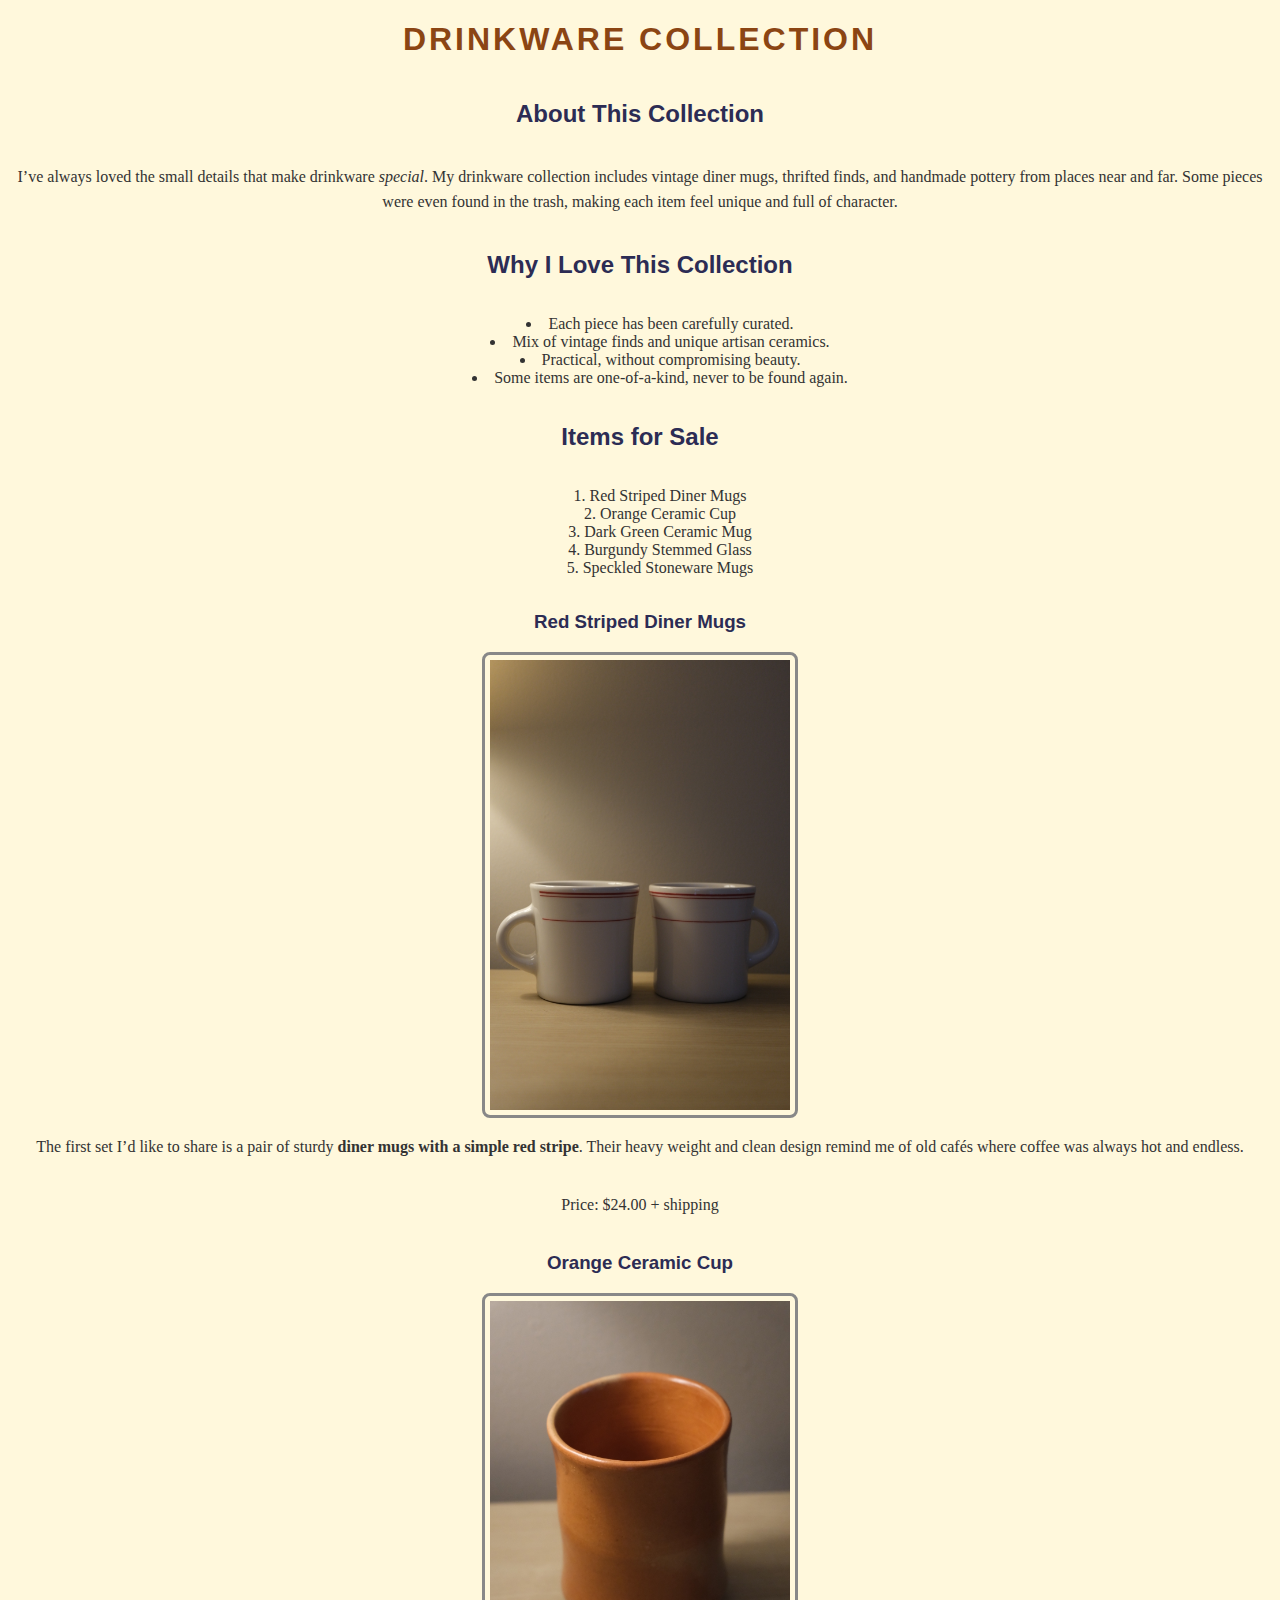
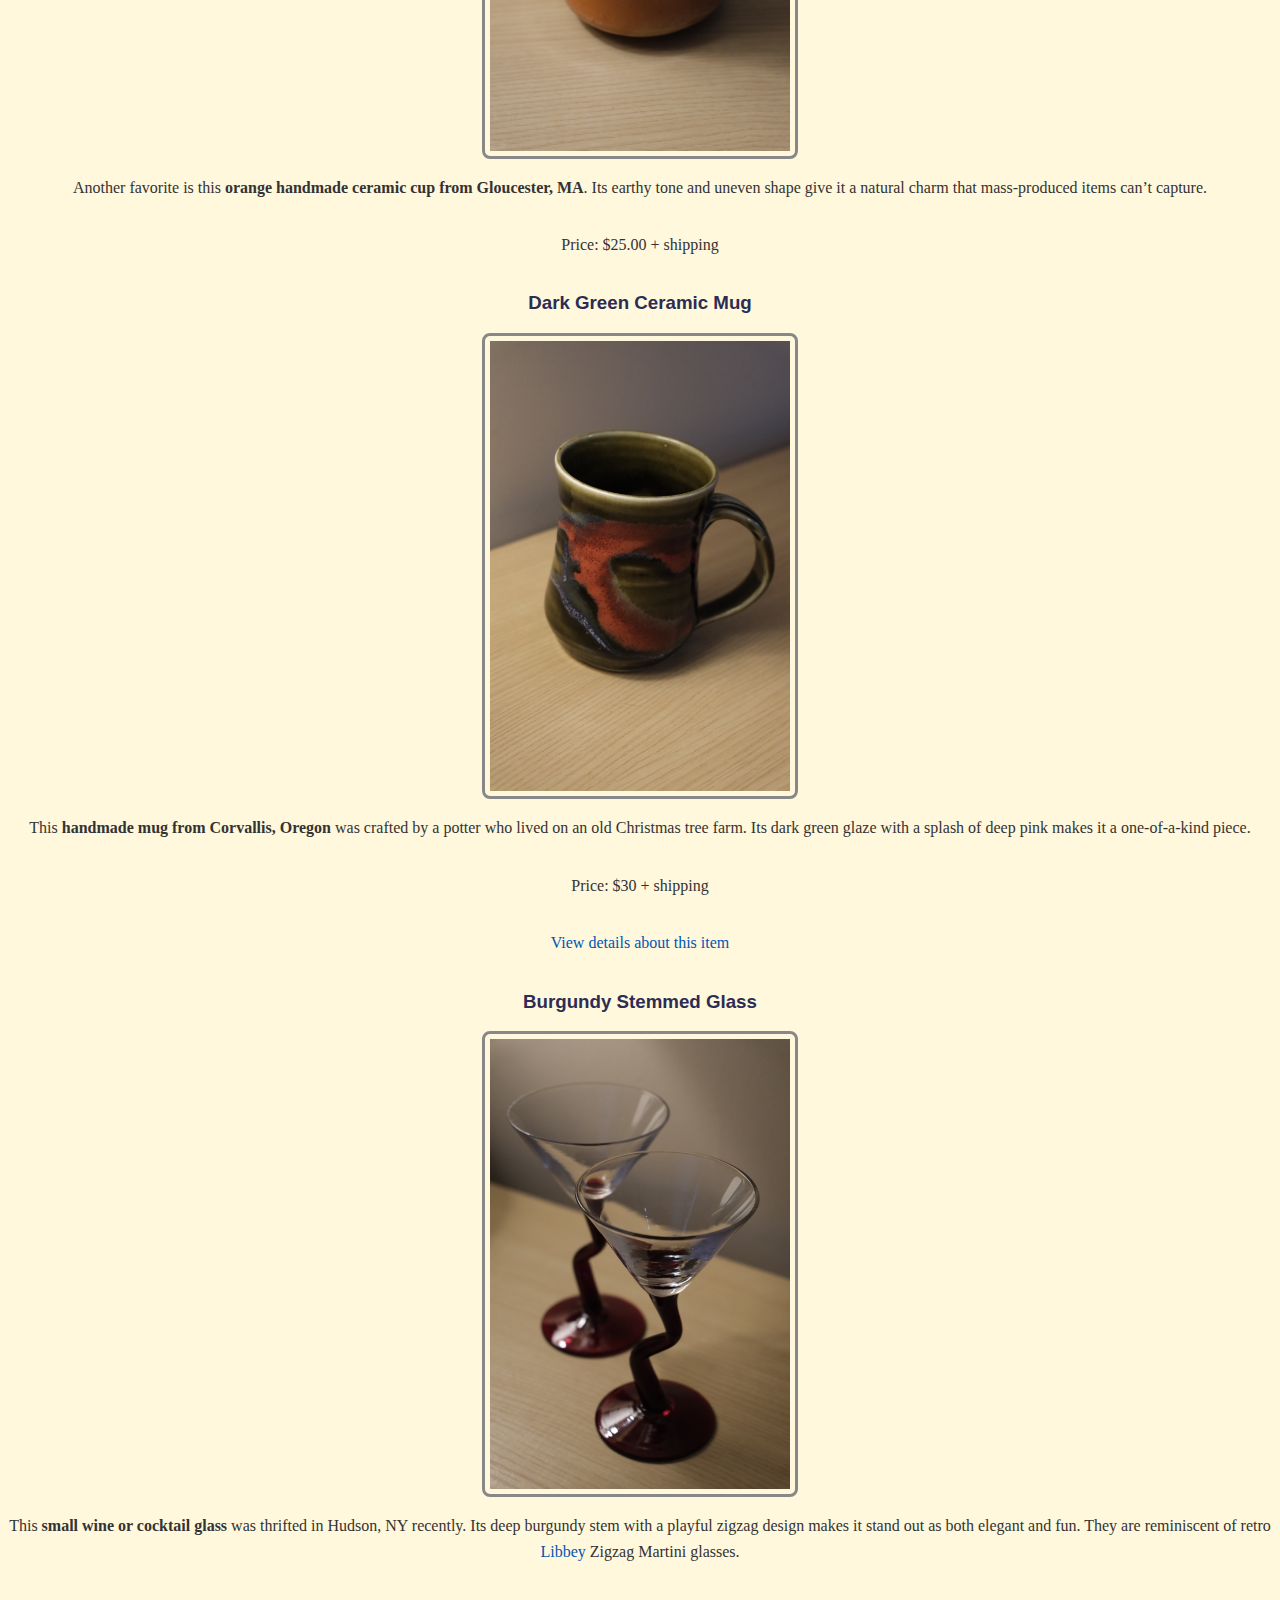
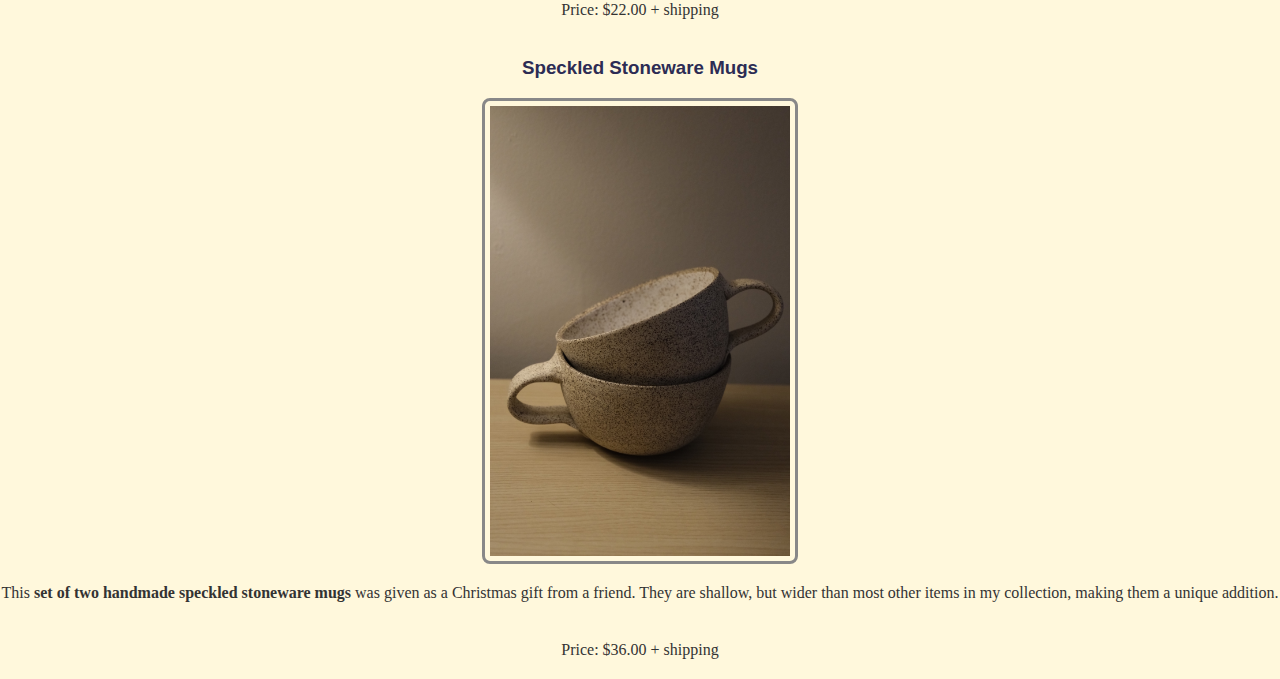
<file: PROJECT1-Selling_On_The_Web/index.html>
<!DOCTYPE html>
<html lang="en">

<head>
  <meta charset="UTF-8">
  <title>Vintage & Handmade Drinkware Collection</title>
  <link rel="stylesheet" href="style.css">
</head>

<body>

  <h1 id="mainTitle">DRINKWARE COLLECTION</h1>

  <h2>About This Collection</h2>
  <p>
    I’ve always loved the small details that make drinkware <em>special</em>. My drinkware collection includes vintage diner mugs,
    thrifted finds, and handmade pottery from places near and far.
    Some pieces were even found in the trash, making each item feel unique and full of character.
  </p>

  <h2>Why I Love This Collection</h2>
  <ul>
    <li>Each piece has been carefully curated.</li>
    <li>Mix of vintage finds and unique artisan ceramics.</li>
    <li>Practical, without compromising beauty.</li>
    <li>Some items are one-of-a-kind, never to be found again.</li>
  </ul>

  <h2>Items for Sale</h2>
  <ol>
    <li>Red Striped Diner Mugs</li>
    <li>Orange Ceramic Cup</li>
    <li>Dark Green Ceramic Mug</li>
    <li>Burgundy Stemmed Glass</li>
    <li>Speckled Stoneware Mugs</li>
  </ol>

  <h3>Red Striped Diner Mugs</h3>
  <img src="drinkware1-white.red.stripe.mug.JPG" alt="Two white diner mugs with red stripe" width="300">
  <p>
    The first set I’d like to share is a pair of sturdy <strong>diner mugs with a simple red stripe</strong>.
    Their heavy weight and clean design remind me of old cafés where coffee was always hot and endless.
  </p>
  <p>Price: $24.00 + shipping</p>

  <h3>Orange Ceramic Cup</h3>
  <img src="drinkware2-orange.cup.JPG" alt="Handmade orange ceramic cup" width="300">
  <p>
    Another favorite is this <strong>orange handmade ceramic cup from Gloucester, MA</strong>.
    Its earthy tone and uneven shape give it a natural charm that mass-produced items can’t capture.
  </p>
  <p>Price: $25.00 + shipping</p>

  <h3>Dark Green Ceramic Mug</h3>
  <img src="drinkware3-green.pink.splash.mug.JPG" alt="Handmade green and pink ceramic mug" width="300">
  <p>
    This <strong>handmade mug from Corvallis, Oregon</strong> was crafted by a potter who lived on an old Christmas tree farm.
    Its dark green glaze with a splash of deep pink makes it a one-of-a-kind piece.
  </p>
  <p>Price: $30 + shipping</p>
  <p><a href="itemdetail1.html">View details about this item</a></p>

  <h3>Burgundy Stemmed Glass</h3>
  <img src="drinkware5-red.stem.wine.glass.JPG" alt="Small glass with zigzag burgundy stem" width="300">
  <p>
    This <strong>small wine or cocktail glass</strong> was thrifted in Hudson, NY recently.
    Its deep burgundy stem with a playful zigzag design makes it stand out as both elegant and fun.
    They are reminiscent of retro <a href="https://en.wikipedia.org/wiki/Libbey_Incorporated" target="_blank">Libbey</a> Zigzag Martini glasses.
  </p>
  <p>Price: $22.00 + shipping</p>

  <h3>Speckled Stoneware Mugs</h3>
  <img src="drinkware7-speckled.mug.JPG" alt="Two handmade speckled stoneware mugs" width="300">
  <p>
    This <strong>set of two handmade speckled stoneware mugs</strong> was given as a Christmas gift from a friend.
    They are shallow, but wider than most other items in my collection, making them a unique addition.
  </p>
  <p>Price: $36.00 + shipping</p>

</body>
</html>
</file>
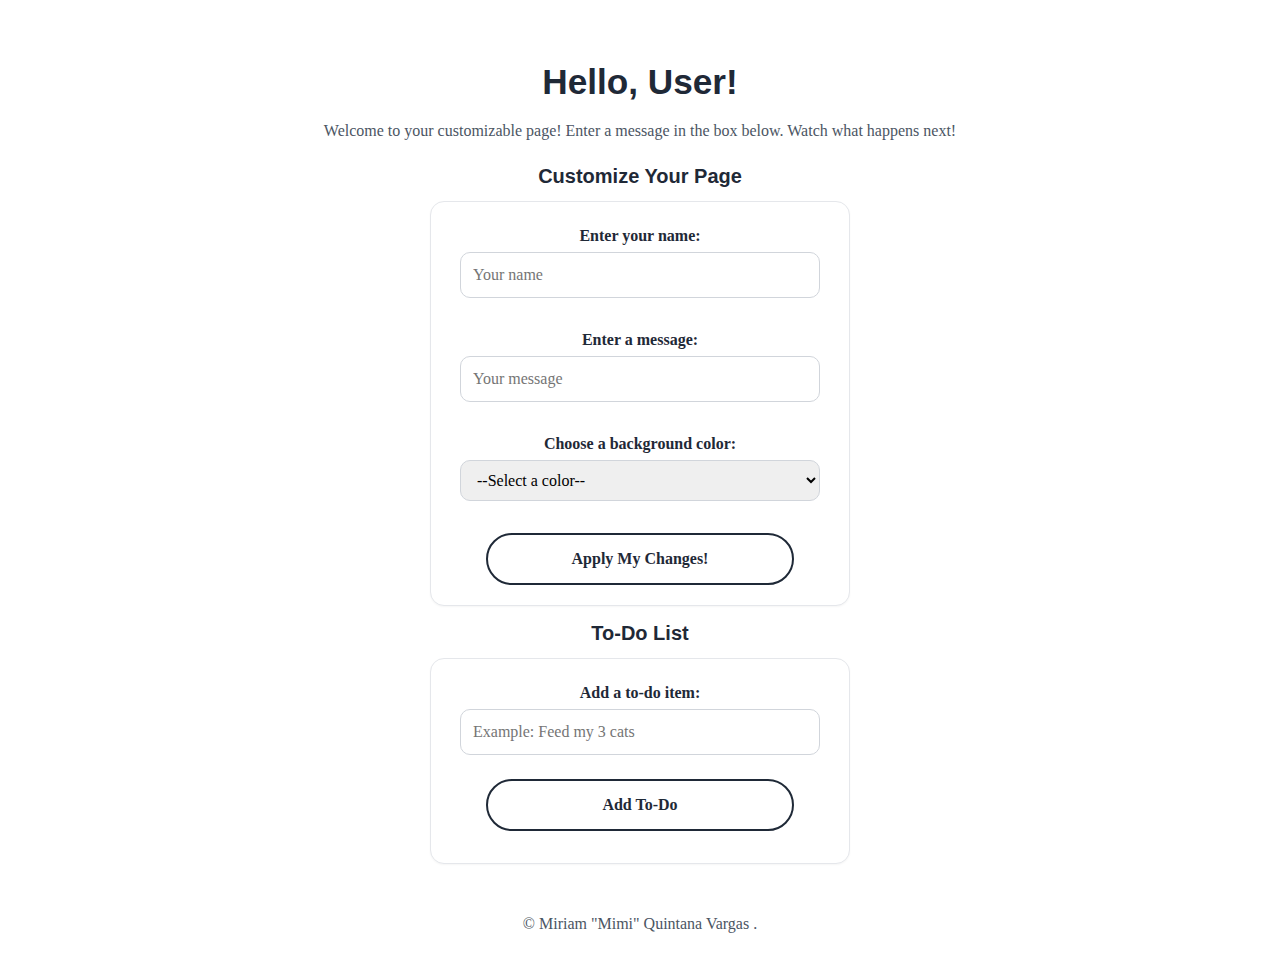
<file: PROJECT3-Interactive_Website/index.html>
<!DOCTYPE html>
<html lang="en">
<head>
  <meta charset="UTF-8" />
  <title>Partner Lab 2: An interactive website</title>
  <meta name="viewport" content="width=device-width, initial-scale=1" />
  <!-- ref 4 css here -->
  <link rel="stylesheet" href="styles.css">
</head>
<body>
  <main class="page">
    <h1>Hello, User!</h1>
    <p>Welcome to your customizable page! Enter a message in the box below. Watch what happens next!</p>

    <h2>Customize Your Page</h2>
    <div class="card">
      <form id="customizeForm">
        <label for="nameInput">Enter your name:</label><br>
        <input type="text" id="nameInput" name="nameInput" placeholder="Your name"><br><br>

        <label for="messageInput">Enter a message:</label><br>
        <input type="text" id="messageInput" name="messageInput" placeholder="Your message"><br><br>

        <label for="bgSelect">Choose a background color:</label><br>
        <select id="bgSelect" name="bgSelect">
          <option value="">--Select a color--</option>

          <!-- og color - add more ltr? -->
          <option value="lightyellow">Light Yellow</option>
          <option value="lavender">Lavender</option>
          <option value="honeydew">Honeydew</option>
          <option value="mistyrose">Misty Rose</option>

          <!-- more color -->
          <option value="cornsilk">Cornsilk</option>
          <option value="seashell">Seashell</option>
          <option value="mintcream">Mint Cream</option>
       
          <option value="oldlace">Old Lace</option>
          <option value="lightpink">Light Pink</option>
          <option value="palegoldenrod">Pale Goldenrod</option>
          <option value="papayawhip">Papaya Whip</option>
          <option value="peachpuff">Peach Puff</option>
          <option value="powderblue">Powder Blue</option>
          <option value="thistle">Thistle</option>
          <option value="snow">Snow</option>
        </select><br><br>

        <button type="submit" id="applyBtn">Apply My Changes!</button>
      </form>
    </div>

    <!-- bonus -->
    <h2>To-Do List</h2>
    <div class="card">
      <form id="todoForm" onsubmit="return false;">
        <label for="todoInput">Add a to-do item:</label><br>
        <input type="text" id="todoInput" placeholder="Example: Feed my 3 cats"><br><br>
        <button type="button" id="addTodoBtn" class="ghost-btn">Add To-Do</button>
      </form>

      <!-- Ordered -->
      <ol id="todoList"></ol>
    </div>
  </main>

  <footer class="site-footer">
    <p>© Miriam "Mimi" Quintana Vargas .</p>
  </footer>

  <script src="script.js"></script>
</body>
</html>
</file>
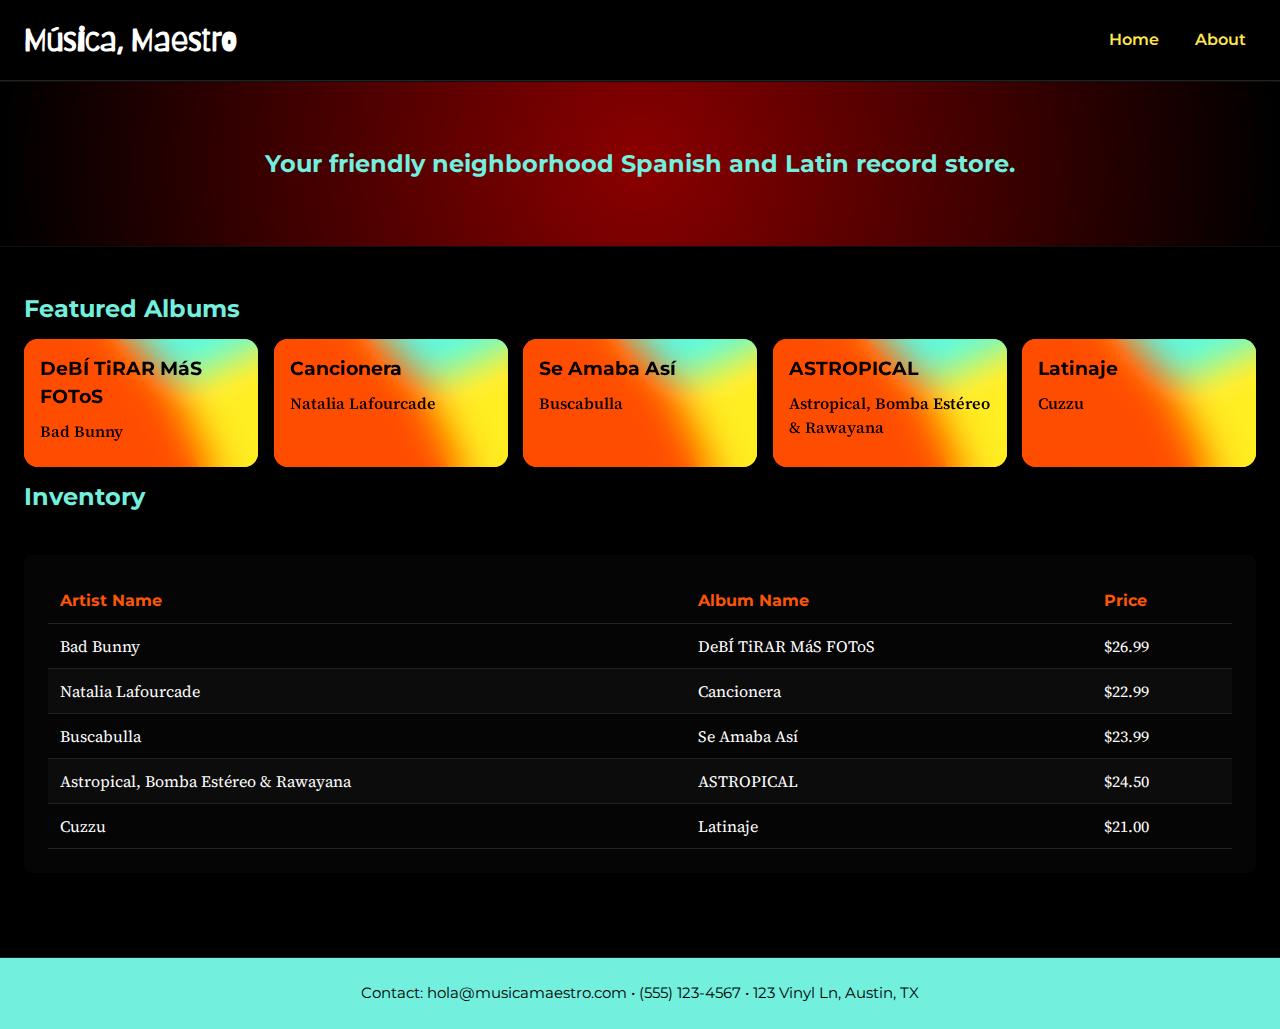
<file: PROJECT4-The_Record_Store/index.html>
<!DOCTYPE html> 
<html lang="en">
<head>
  <meta charset="utf-8" />
  <meta name="viewport" content="width=device-width, initial-scale=1" />
  <title>Musica maestro — Home</title>
  <link rel="stylesheet" href="styles.css" />
</head>
<body>
  <header class="site-header">
    <h1>Música, Maestro</h1>
    <nav class="site-nav" aria-label="Primary">
      <a href="index.html" aria-current="page">Home</a>
      <a href="about.html">About</a>
    </nav>
  </header>

  <h2>Your friendly neighborhood Spanish and Latin record store.</h2>
  
  <main>
    
    <!-- Albums -->
    <section>
      <h2>Featured Albums</h2>
      <div class="featured-row">
        <article class="album-card">
          <h3 class="album-title">DeBÍ TiRAR MáS FOToS</h3>
          <p class="album-artist">Bad Bunny</p>
          <div class="album-extra" aria-hidden="true">
            180g vinyl · Limited press · Reggaeton / Alt Latin
          </div>
        </article>

        <article class="album-card">
          <h3 class="album-title">Cancionera</h3>
          <p class="album-artist">Natalia Lafourcade</p>
          <div class="album-extra" aria-hidden="true">
            2024 reissue · Folk / Bolero · Lyric booklet included
          </div>
        </article>

        <article class="album-card">
          <h3 class="album-title">Se Amaba Así</h3>
          <p class="album-artist">Buscabulla</p>
          <div class="album-extra" aria-hidden="true">
            Colored vinyl · Dream pop / Indie Caribbean
          </div>
        </article>

        <article class="album-card">
          <h3 class="album-title">ASTROPICAL</h3>
          <p class="album-artist">Astropical, Bomba Estéreo &amp; Rawayana</p>
          <div class="album-extra" aria-hidden="true">
            Translucent wax · Electro cumbia / Alt Latin
          </div>
        </article>

        <article class="album-card">
          <h3 class="album-title">Latinaje</h3>
          <p class="album-artist">Cuzzu</p>
          <div class="album-extra" aria-hidden="true">
            Indie label debut · Urban Latin · Includes download card
          </div>
        </article>
      </div>
    </section>

    <!-- inventory here -->
    <section>
      <h2>Inventory</h2>
      <table class="inventory">
        <thead>
          <tr>
            <th>Artist Name</th>
            <th>Album Name</th>
            <th>Price</th>
          </tr>
        </thead>
        <tbody>
          <tr>
            <td>Bad Bunny</td>
            <td>DeBÍ TiRAR MáS FOToS</td>
            <td>$26.99</td>
          </tr>
          <tr>
            <td>Natalia Lafourcade</td>
            <td>Cancionera</td>
            <td>$22.99</td>
          </tr>
          <tr>
            <td>Buscabulla</td>
            <td>Se Amaba Así</td>
            <td>$23.99</td>
          </tr>
          <tr>
            <td>Astropical, Bomba Estéreo &amp; Rawayana</td>
            <td>ASTROPICAL</td>
            <td>$24.50</td>
          </tr>
          <tr>
            <td>Cuzzu</td>
            <td>Latinaje</td>
            <td>$21.00</td>
          </tr>
        </tbody>
      </table>
    </section>
  </main>

  <footer class="site-footer">
    <p>Contact: hola@musicamaestro.com • (555) 123-4567 • 123 Vinyl Ln, Austin, TX</p>
  </footer>
</body>
</html>
</file>
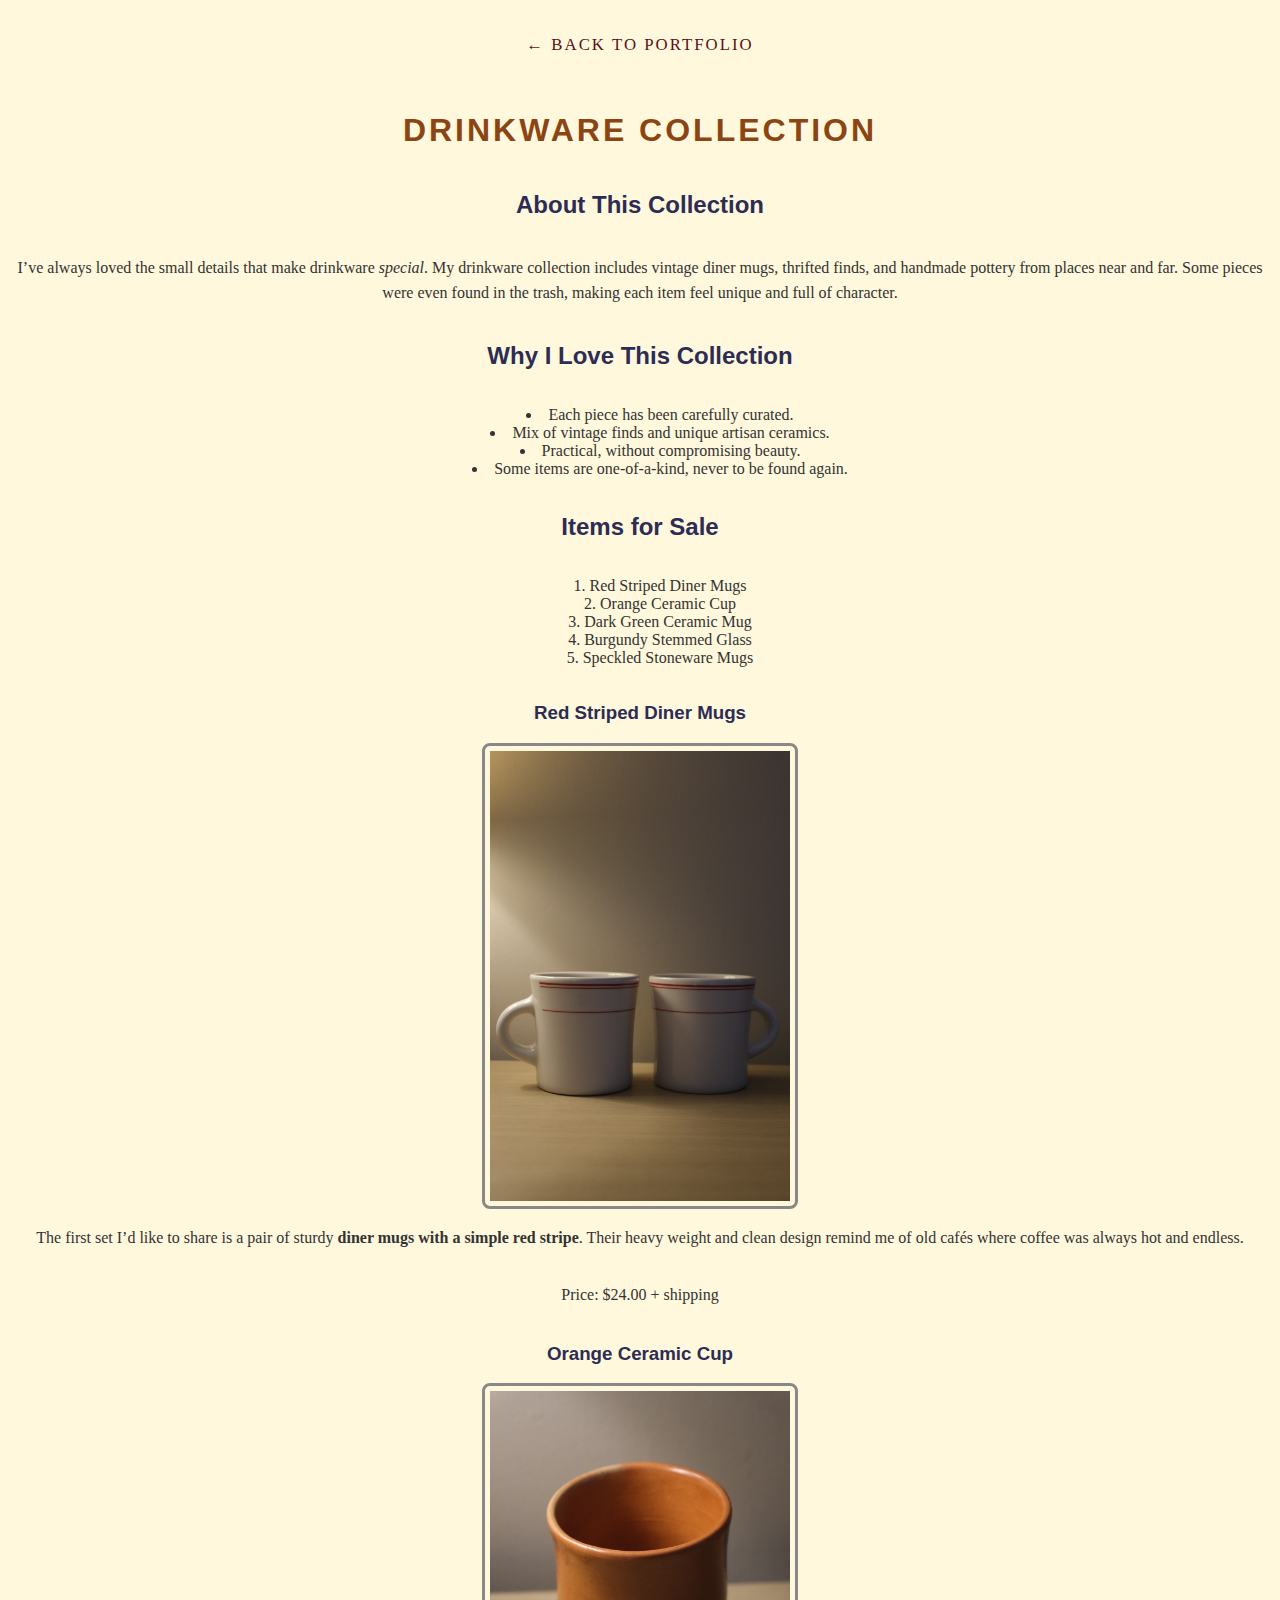
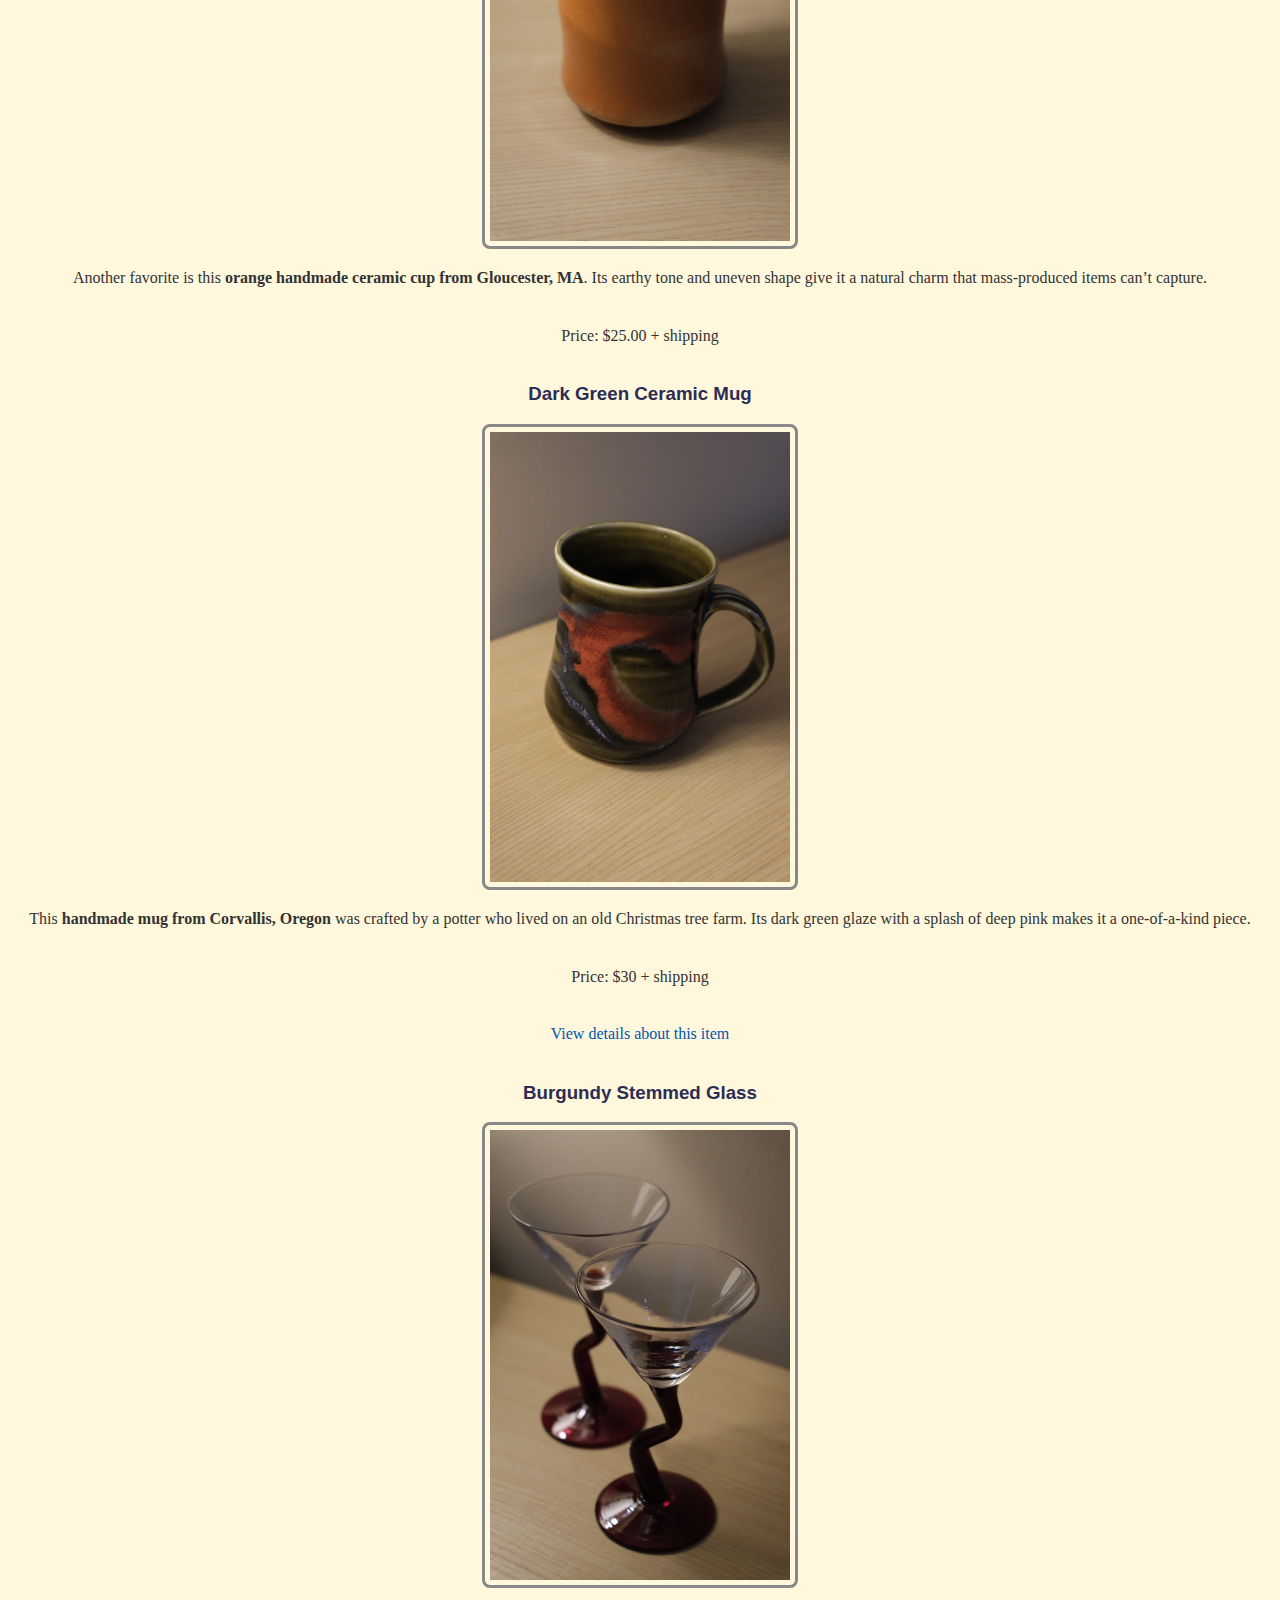
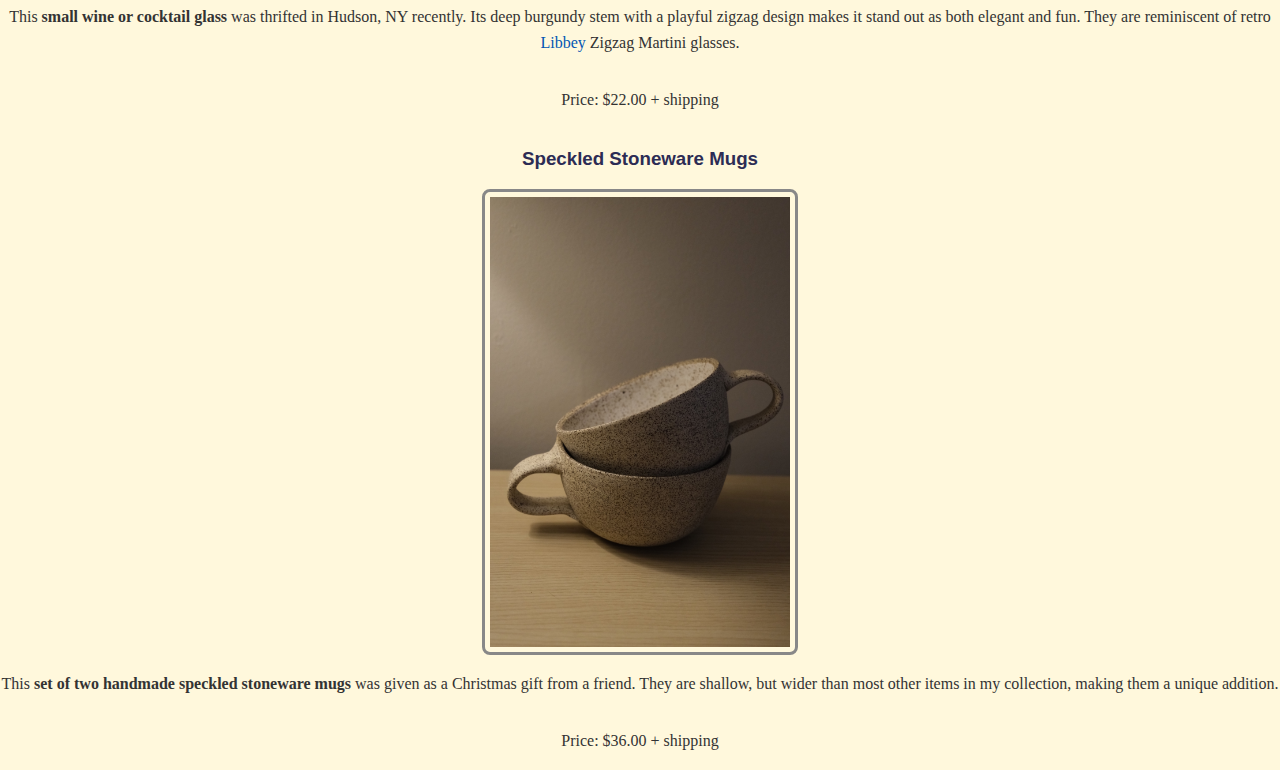
<file: PROJECT1-Selling_On_The_Web/New folder/index.html>
<!DOCTYPE html>
<html lang="en">

<head>
  <meta charset="UTF-8">
  <title>Vintage & Handmade Drinkware Collection</title>
  <link rel="stylesheet" href="style.css">
</head>

<p style="margin: 2rem 0; text-align: center;">
  <a href="https://miriamquintana.github.io" 
     style="font-family: 'Cormorant Garamond', serif; 
            font-size: 1.05rem; 
            text-transform: uppercase; 
            letter-spacing: 0.12em; 
            color: #5b1220;">
    ← Back to Portfolio
  </a>
</p>


<body>

  <h1 id="mainTitle">DRINKWARE COLLECTION</h1>

  <h2>About This Collection</h2>
  <p>
    I’ve always loved the small details that make drinkware <em>special</em>. My drinkware collection includes vintage diner mugs,
    thrifted finds, and handmade pottery from places near and far.
    Some pieces were even found in the trash, making each item feel unique and full of character.
  </p>

  <h2>Why I Love This Collection</h2>
  <ul>
    <li>Each piece has been carefully curated.</li>
    <li>Mix of vintage finds and unique artisan ceramics.</li>
    <li>Practical, without compromising beauty.</li>
    <li>Some items are one-of-a-kind, never to be found again.</li>
  </ul>

  <h2>Items for Sale</h2>
  <ol>
    <li>Red Striped Diner Mugs</li>
    <li>Orange Ceramic Cup</li>
    <li>Dark Green Ceramic Mug</li>
    <li>Burgundy Stemmed Glass</li>
    <li>Speckled Stoneware Mugs</li>
  </ol>

  <h3>Red Striped Diner Mugs</h3>
  <img src="drinkware1-white.red.stripe.mug.JPG" alt="Two white diner mugs with red stripe" width="300">
  <p>
    The first set I’d like to share is a pair of sturdy <strong>diner mugs with a simple red stripe</strong>.
    Their heavy weight and clean design remind me of old cafés where coffee was always hot and endless.
  </p>
  <p>Price: $24.00 + shipping</p>

  <h3>Orange Ceramic Cup</h3>
  <img src="drinkware2-orange.cup.JPG" alt="Handmade orange ceramic cup" width="300">
  <p>
    Another favorite is this <strong>orange handmade ceramic cup from Gloucester, MA</strong>.
    Its earthy tone and uneven shape give it a natural charm that mass-produced items can’t capture.
  </p>
  <p>Price: $25.00 + shipping</p>

  <h3>Dark Green Ceramic Mug</h3>
  <img src="drinkware3-green.pink.splash.mug.JPG" alt="Handmade green and pink ceramic mug" width="300">
  <p>
    This <strong>handmade mug from Corvallis, Oregon</strong> was crafted by a potter who lived on an old Christmas tree farm.
    Its dark green glaze with a splash of deep pink makes it a one-of-a-kind piece.
  </p>
  <p>Price: $30 + shipping</p>
  <p><a href="itemdetail1.html">View details about this item</a></p>

  <h3>Burgundy Stemmed Glass</h3>
  <img src="drinkware5-red.stem.wine.glass.JPG" alt="Small glass with zigzag burgundy stem" width="300">
  <p>
    This <strong>small wine or cocktail glass</strong> was thrifted in Hudson, NY recently.
    Its deep burgundy stem with a playful zigzag design makes it stand out as both elegant and fun.
    They are reminiscent of retro <a href="https://en.wikipedia.org/wiki/Libbey_Incorporated" target="_blank">Libbey</a> Zigzag Martini glasses.
  </p>
  <p>Price: $22.00 + shipping</p>

  <h3>Speckled Stoneware Mugs</h3>
  <img src="drinkware7-speckled.mug.JPG" alt="Two handmade speckled stoneware mugs" width="300">
  <p>
    This <strong>set of two handmade speckled stoneware mugs</strong> was given as a Christmas gift from a friend.
    They are shallow, but wider than most other items in my collection, making them a unique addition.
  </p>
  <p>Price: $36.00 + shipping</p>

</body>
</html>
</file>
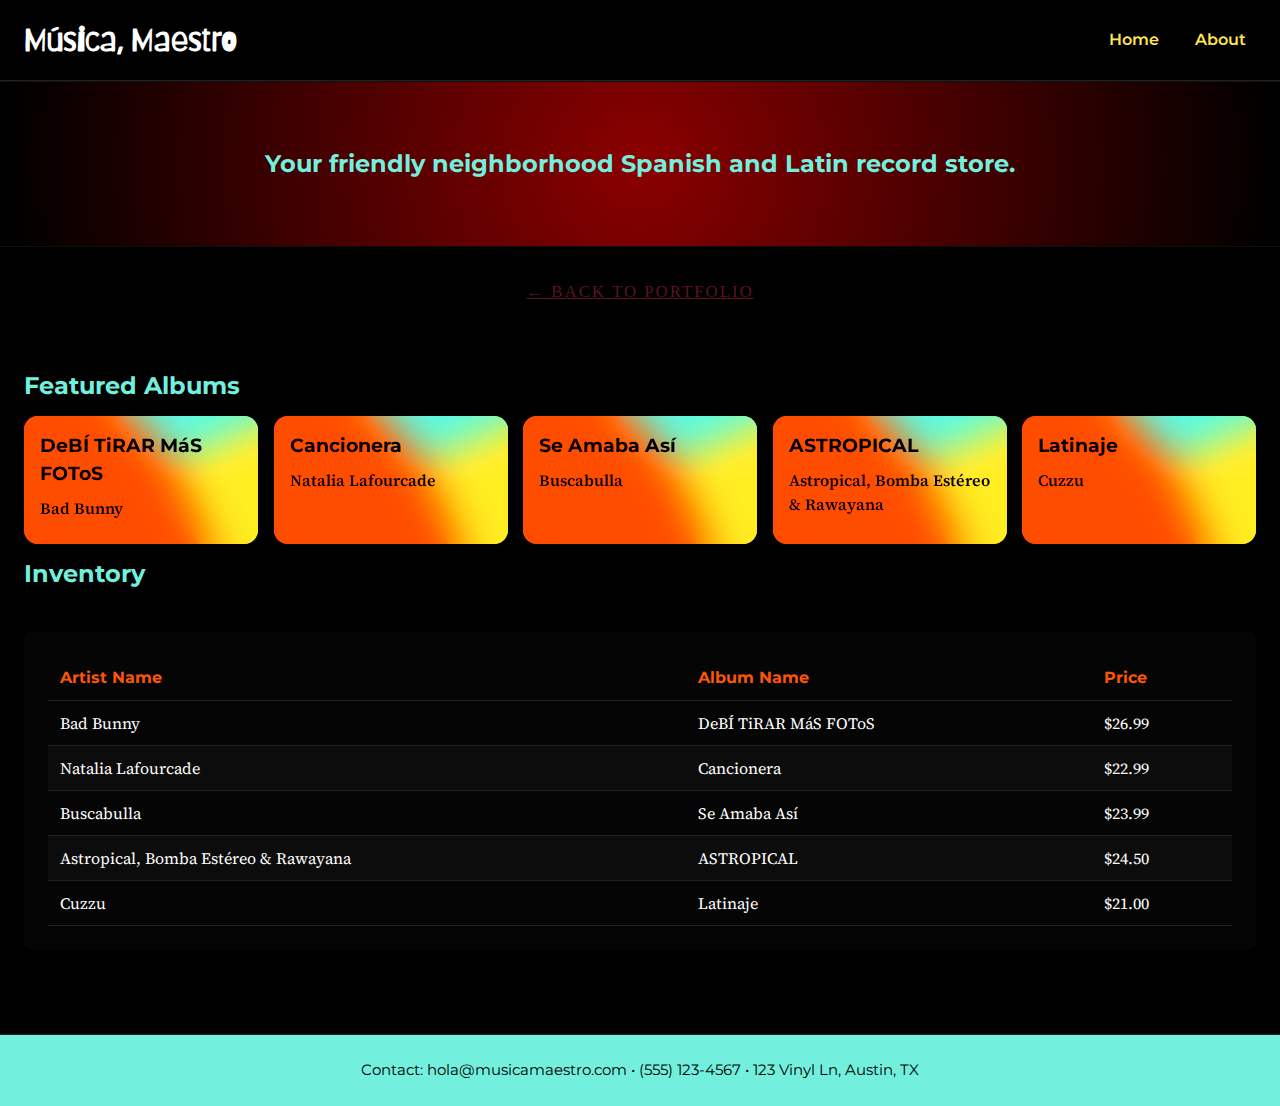
<file: PROJECT4-The_Record_Store/Musica_Maestro_Records/index.html>
<!DOCTYPE html> 
<html lang="en">
<head>
  <meta charset="utf-8" />
  <meta name="viewport" content="width=device-width, initial-scale=1" />
  <title>Musica maestro — Home</title>
  <link rel="stylesheet" href="styles.css" />
</head>




<body>
  <header class="site-header">
    <h1>Música, Maestro</h1>
    <nav class="site-nav" aria-label="Primary">
      <a href="index.html" aria-current="page">Home</a>
      <a href="about.html">About</a>
    </nav>
  </header>




  <h2>Your friendly neighborhood Spanish and Latin record store.</h2>

<p style="margin: 2rem 0; text-align: center;">
  <a href="https://miriamquintana.github.io" 
     style="font-family: 'Cormorant Garamond', serif; 
            font-size: 1.05rem; 
            text-transform: uppercase; 
            letter-spacing: 0.12em; 
            color: #5b1220;">
    ← Back to Portfolio
  </a>
</p>

  
  <main>
    
    <!-- Albums -->
    <section>
      <h2>Featured Albums</h2>
      <div class="featured-row">
        <article class="album-card">
          <h3 class="album-title">DeBÍ TiRAR MáS FOToS</h3>
          <p class="album-artist">Bad Bunny</p>
          <div class="album-extra" aria-hidden="true">
            180g vinyl · Limited press · Reggaeton / Alt Latin
          </div>
        </article>

        <article class="album-card">
          <h3 class="album-title">Cancionera</h3>
          <p class="album-artist">Natalia Lafourcade</p>
          <div class="album-extra" aria-hidden="true">
            2024 reissue · Folk / Bolero · Lyric booklet included
          </div>
        </article>

        <article class="album-card">
          <h3 class="album-title">Se Amaba Así</h3>
          <p class="album-artist">Buscabulla</p>
          <div class="album-extra" aria-hidden="true">
            Colored vinyl · Dream pop / Indie Caribbean
          </div>
        </article>

        <article class="album-card">
          <h3 class="album-title">ASTROPICAL</h3>
          <p class="album-artist">Astropical, Bomba Estéreo &amp; Rawayana</p>
          <div class="album-extra" aria-hidden="true">
            Translucent wax · Electro cumbia / Alt Latin
          </div>
        </article>

        <article class="album-card">
          <h3 class="album-title">Latinaje</h3>
          <p class="album-artist">Cuzzu</p>
          <div class="album-extra" aria-hidden="true">
            Indie label debut · Urban Latin · Includes download card
          </div>
        </article>
      </div>
    </section>

    <!-- inventory here -->
    <section>
      <h2>Inventory</h2>
      <table class="inventory">
        <thead>
          <tr>
            <th>Artist Name</th>
            <th>Album Name</th>
            <th>Price</th>
          </tr>
        </thead>
        <tbody>
          <tr>
            <td>Bad Bunny</td>
            <td>DeBÍ TiRAR MáS FOToS</td>
            <td>$26.99</td>
          </tr>
          <tr>
            <td>Natalia Lafourcade</td>
            <td>Cancionera</td>
            <td>$22.99</td>
          </tr>
          <tr>
            <td>Buscabulla</td>
            <td>Se Amaba Así</td>
            <td>$23.99</td>
          </tr>
          <tr>
            <td>Astropical, Bomba Estéreo &amp; Rawayana</td>
            <td>ASTROPICAL</td>
            <td>$24.50</td>
          </tr>
          <tr>
            <td>Cuzzu</td>
            <td>Latinaje</td>
            <td>$21.00</td>
          </tr>
        </tbody>
      </table>
    </section>
  </main>

  <footer class="site-footer">
    <p>Contact: hola@musicamaestro.com • (555) 123-4567 • 123 Vinyl Ln, Austin, TX</p>
  </footer>
</body>
</html>
</file>
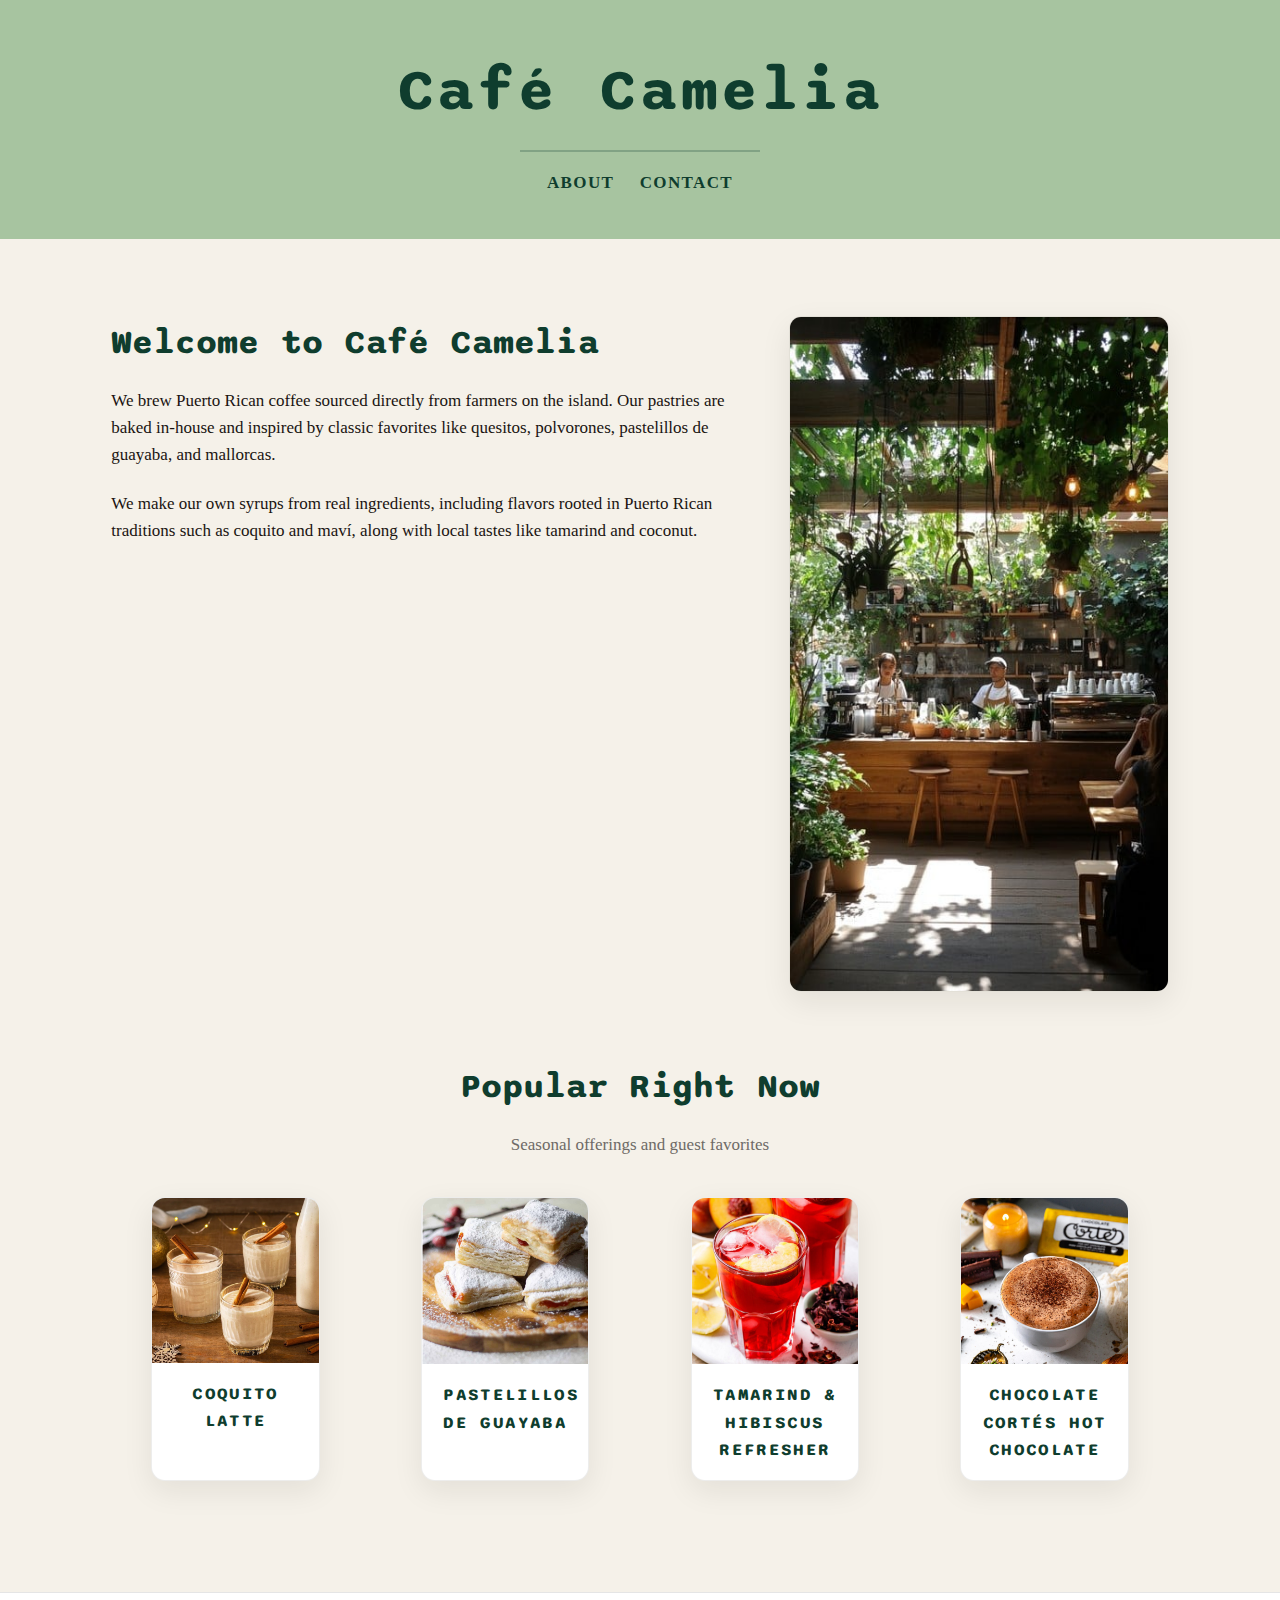
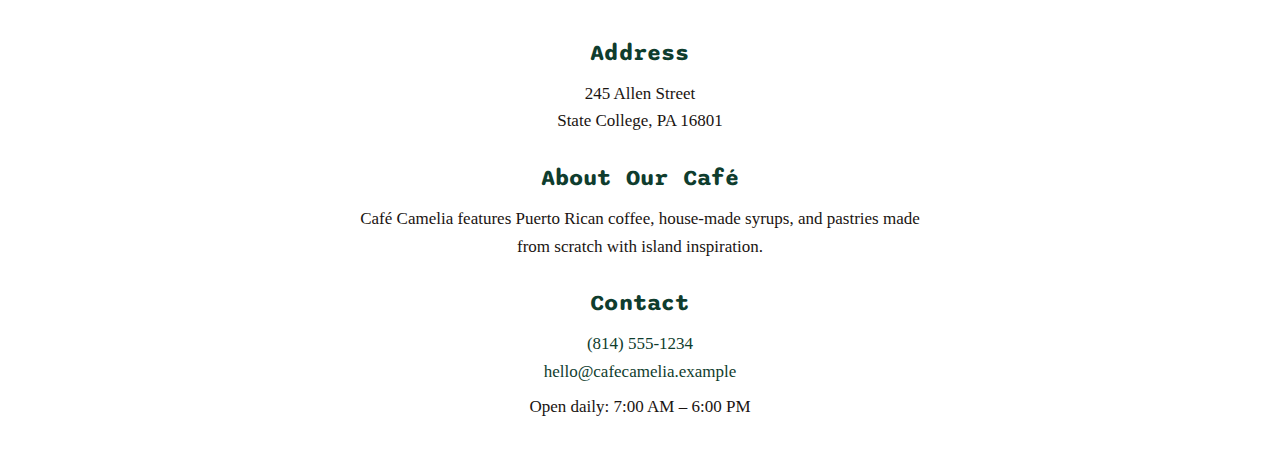
<file: PROJECT5-The_Responsive_Restaurant/Cafe_Camelia_MQV/index.html>
<!DOCTYPE html>
<html lang="en">
<head>
  <meta charset="UTF-8">
  <title>Café Camelia</title>
  <meta name="viewport" content="width=device-width, initial-scale=1">
  <meta name="description" content="Café Camelia serves Puerto Rican coffee, house-made syrups, and fresh pastries inspired by island traditions.">
  <link rel="stylesheet" href="styles.css">
</head>
<body>
  <!-- Head-->
  <header class="hero-header" role="banner">
    <div class="brand-wrap">
      <h1 class="brand-title" aria-label="Café Camelia">Café Camelia</h1>
      <hr class="brand-rule" aria-hidden="true">
      <nav class="site-nav" aria-label="Primary">
        <ul>
          <li><a href="#about">About</a></li>
          <li><a href="#contact">Contact</a></li>
        </ul>
      </nav>
    </div>
  </header>

  <main id="main-content">
    <!-- INTRO (not for phone -->
    <section id="about" class="intro" aria-label="Introduction to Café Camelia">
      <div class="intro-media">
        <img src="cafe-camelia-indoors.jpg" alt="Cozy interior of Café Camelia with plants and pastries">
      </div>
      <div class="intro-text">
        <h2>Welcome to Café Camelia</h2>
        <p>We brew Puerto Rican coffee sourced directly from farmers on the island. Our pastries are baked in-house and inspired by classic favorites like quesitos, polvorones, pastelillos de guayaba, and mallorcas.</p>
        <p>We make our own syrups from real ingredients, including flavors rooted in Puerto Rican traditions such as coquito and maví, along with local tastes like tamarind and coconut.</p>
      </div>
    </section>

    <!-- laptop view: intro + galeria-->
    <section class="popular" aria-label="Popular Right Now">
    <header class="section-header">
        <h2>Popular Right Now</h2>
        <p class="section-kicker">Seasonal offerings and guest favorites</p>
      </header>

      <div class="popular-grid">
        <figure class="card pop-card">
          <img src="coquito-latte.jpg" alt="Coquito latte with cinnamon"
               data-title="Coquito Latte"
               data-desc="Espresso, coconut, cinnamon, and house coquito-inspired syrup topped with nutmeg.">
          <figcaption>Coquito Latte</figcaption>
        </figure>

        <figure class="card pop-card">
          <img src="pastelillos-guayaba.jpg" alt="Pastelillos de guayaba pastry"
               data-title="Pastelillos de Guayaba"
               data-desc="Flaky pastry filled with sweet guava paste, baked fresh every morning.">
          <figcaption>Pastelillos de Guayaba</figcaption>
        </figure>

        <figure class="card pop-card">
          <img src="hibiscus-tamarind.jpg" alt="Tamarind and hibiscus refresher with ice"
               data-title="Tamarind &amp; Hibiscus Refresher"
               data-desc="House-brewed hibiscus with tamarind and citrus. Bright and aromatic.">
          <figcaption>Tamarind &amp; Hibiscus Refresher</figcaption>
        </figure>

        <figure class="card pop-card">
          <img src="chocolate-cortes.jpg" alt="Thick hot chocolate in a mug"
               data-title="Chocolate Cortés Hot Chocolate"
               data-desc="Rich Puerto Rican chocolate, steamed to a silky finish. Whipped cream optional.">
          <figcaption>Chocolate Cortés Hot Chocolate</figcaption>
        </figure>
      </div>
    </section>

    <!-- TABLET!!!!!!!!!!!!!!!!!!!!!!!!!!!!!!!      togo here  -->
 <section class="menu-list" aria-label="Menu Items With Descriptions">  
      <article class="item">
        <img src="coquito-latte.jpg" alt="Coquito latte">
        <div class="item-body">
          <h3>Coquito Latte</h3>
          <p>Espresso with coconut and cinnamon, sweetened with our coquito-inspired syrup.</p>
        </div>
      </article>

      <article class="item">
        <img src="pastelillos-guayaba.jpg" alt="Pastelillos de guayaba">
        <div class="item-body">
          <h3>Pastelillos de Guayaba</h3>
          <p>Buttery pastry with guava filling, finished with a light sugar dusting.</p>
        </div>
      </article>

  <article class="item">
        <img src="hibiscus-tamarind.jpg" alt="Tamarind and hibiscus refresher">
        <div class="item-body">
          <h3>Tamarind &amp; Hibiscus Refresher</h3>
          <p>Hibiscus tea, tamarind, and citrus. Served chilled and lightly sweetened.</p>
        </div>
      </article>

   
   
      <article class="item">
        <img src="chocolate-cortes.jpg" alt="Chocolate Cortés hot chocolate">
        <div class="item-body">
          <h3>Chocolate Cortés Hot Chocolate</h3>
          <p>Classic island hot chocolate made thick and velvety.</p>
        </div>
      </article>
    </section>

    <!-- Phone only direction   -->
    <section class="directions" aria-label="Directions">
   <h2>Directions</h2>
      <p>Find us at <strong>245 Allen Street, State College, PA 16801</strong>. From College Avenue, turn north onto Allen Street. We are next to the bookstore with the green awning and plant wall.</p>
      <img class="map" src="map.jpg" alt="Small map to Café Camelia">
    </section>
  </main>

  <!-- FOOTs  -->
  <footer class="site-footer" role="contentinfo" aria-label="Café Information">
    
    <div class="footer-inner">
      <section class="footer-section footer-address">
        <h3>Address</h3>
        <p>245 Allen Street<br>State College, PA 16801</p>
      </section>

      <section class="footer-section footer-blurb">
        <h3>About Our Café</h3>
        <p>Café Camelia features Puerto Rican coffee, house-made syrups, and pastries made from scratch with island inspiration.</p>
      </section>

      <section class="footer-section" id="contact">
        <h3>Contact</h3>
        <p><a href="tel:+18145551234">(814) 555-1234</a><br>
           <a href="mailto:hello@cafecamelia.example">hello@cafecamelia.example</a></p>
        <p>Open daily: 7:00 AM – 6:00 PM</p>
      </section>
    </div>
  </footer>

  <!-- bono -->
 <div class="lightbox" role="dialog" aria-modal="true" aria-hidden="true">
    <button class="lightbox-close" aria-label="Close">&times;</button>
    <img class="lightbox-img" alt="">
    <div class="lightbox-text">
      <h3 class="lightbox-title"></h3>
      <p class="lightbox-desc"></p>
    </div>
 </div>

  <script src="script.js"></script>
</body>
</html>
</file>
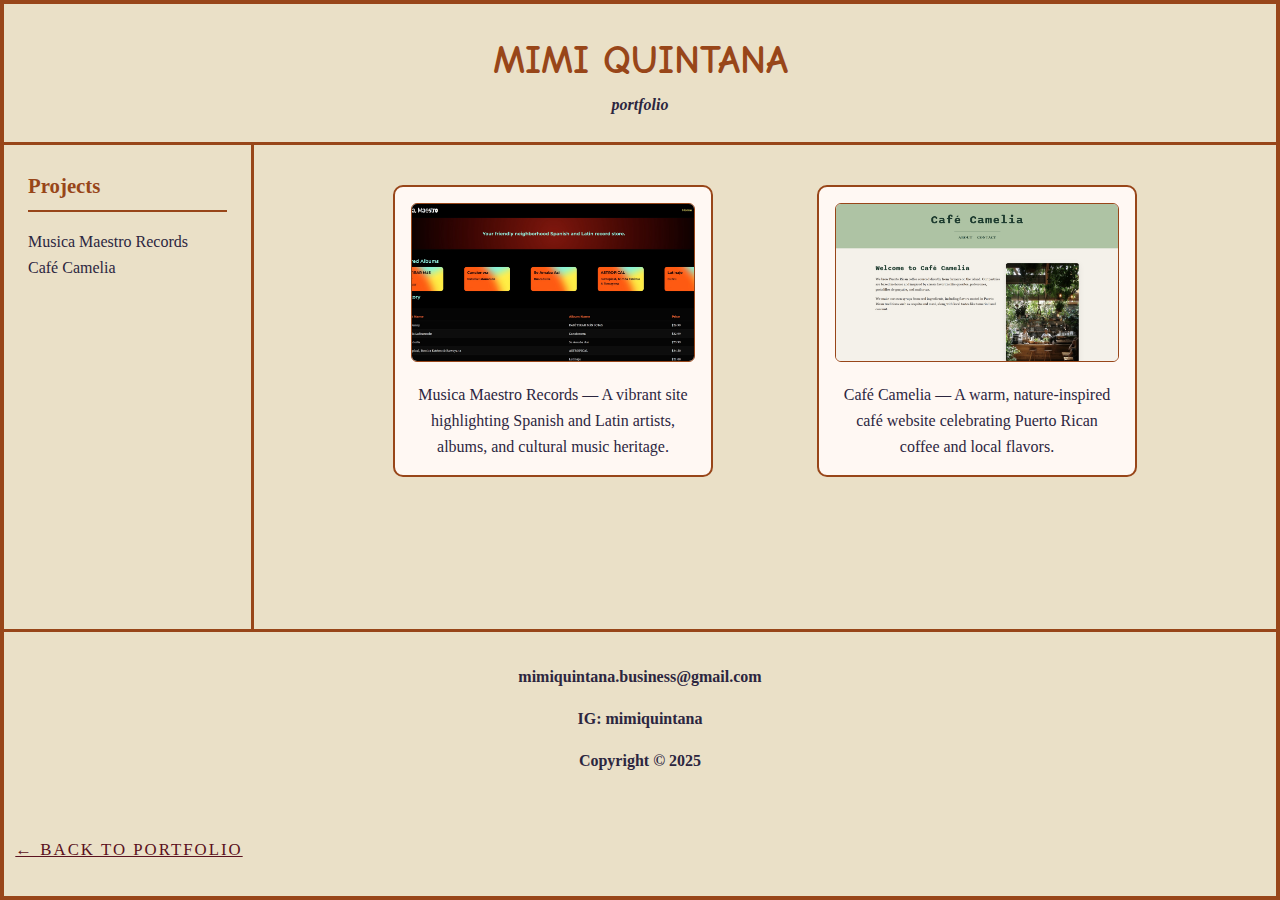
<file: PROJECT6-Responsive_Grid/L8Lab1_Responsive_Grid_MQV/index.html>
<!DOCTYPE html>
<html lang="en">
<head>
  <meta charset="UTF-8">
  <meta name="viewport" content="width=device-width, initial-scale=1.0">
  <title>Miriam "Mimi" Quintana Vargas - Portfolio</title>

  <!-- Google Fonts -->
  <link href="https://fonts.googleapis.com/css2?family=Comic+Neue:wght@700&display=swap" rel="stylesheet">

  <link rel="stylesheet" href="styles.css">
</head>
<body>
  <div class="container">
    <header>
      <h1>MIMI QUINTANA</h1>
      <p>portfolio</p>
    </header>

<p style="margin: 2rem 0; text-align: center;">
  <a href="https://miriamquintana.github.io" 
     style="font-family: 'Cormorant Garamond', serif; 
            font-size: 1.05rem; 
            text-transform: uppercase; 
            letter-spacing: 0.12em; 
            color: #5b1220;">
    ← Back to Portfolio
  </a>
</p>


    <aside>
      <h2>Projects</h2>
      <ul>
        <li>
          <a href="Musica_Maestro_Records/index.html" target="_blank">Musica Maestro Records</a>
        </li>
        <li>
          <a href="Cafe_Camelia_MQV/index.html" target="_blank">Café Camelia</a>
        </li>
      </ul>
    </aside>

    <main>
      <section class="projects">
        <figure class="project">
          <a href="Musica_Maestro_Records/index.html" target="_blank">
            <img src="images/Musica-Maestro-IMAGE.jpg" alt="Homepage of Musica Maestro Records, a Spanish and Latin record store website.">
          </a>
          <figcaption>
            Musica Maestro Records — A vibrant site highlighting Spanish and Latin artists, albums, and cultural music heritage.
          </figcaption>
        </figure>

        <figure class="project">
          <a href="Cafe_Camelia_MQV/index.html" target="_blank">
            <img src="images/Cafe-Camelia-IMAGE.jpg" alt="Homepage of Café Camelia, a cozy Puerto Rican café website concept.">
          </a>
          <figcaption>
            Café Camelia — A warm, nature-inspired café website celebrating Puerto Rican coffee and local flavors.
          </figcaption>
        </figure>
      </section>
    </main>

    <footer>
      <p>mimiquintana.business@gmail.com</p>
      <p>IG: mimiquintana</p>
      <p>Copyright © 2025</p>
    </footer>
  </div>
</body>
</html>
</file>
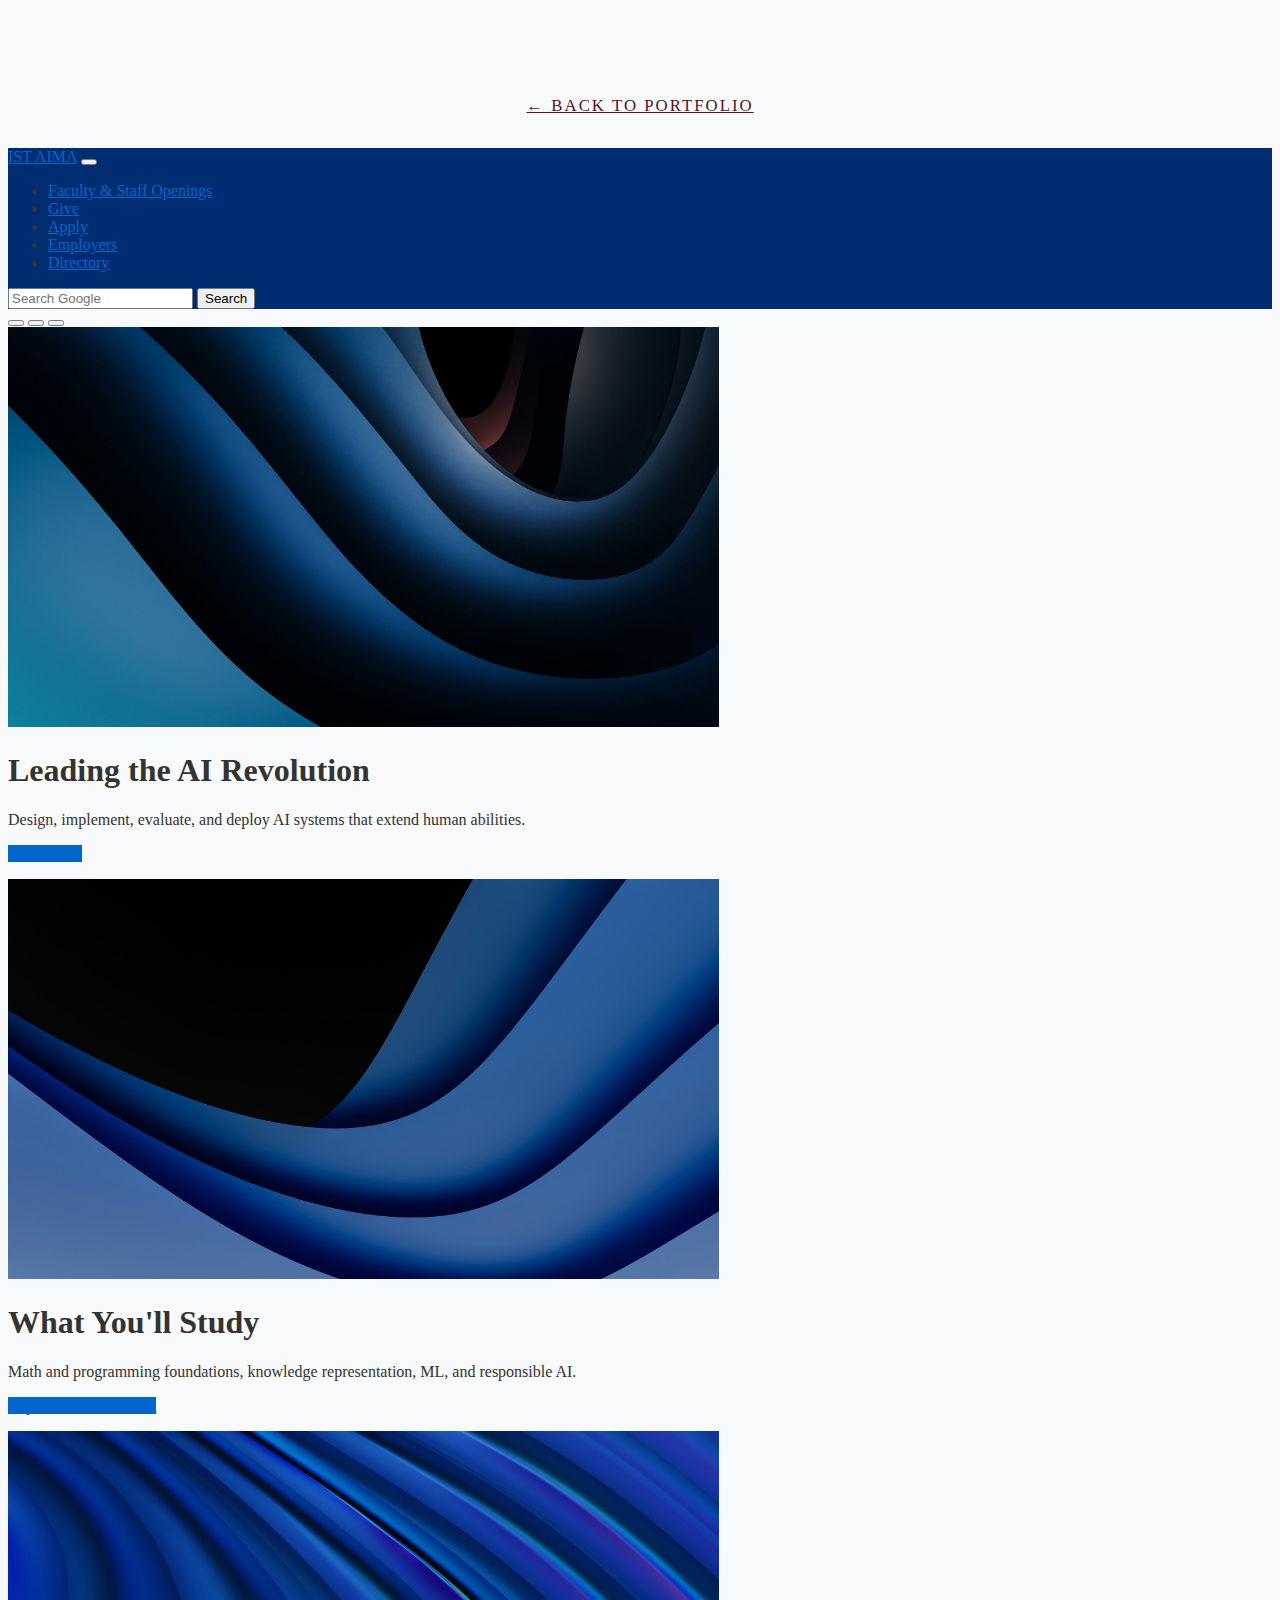
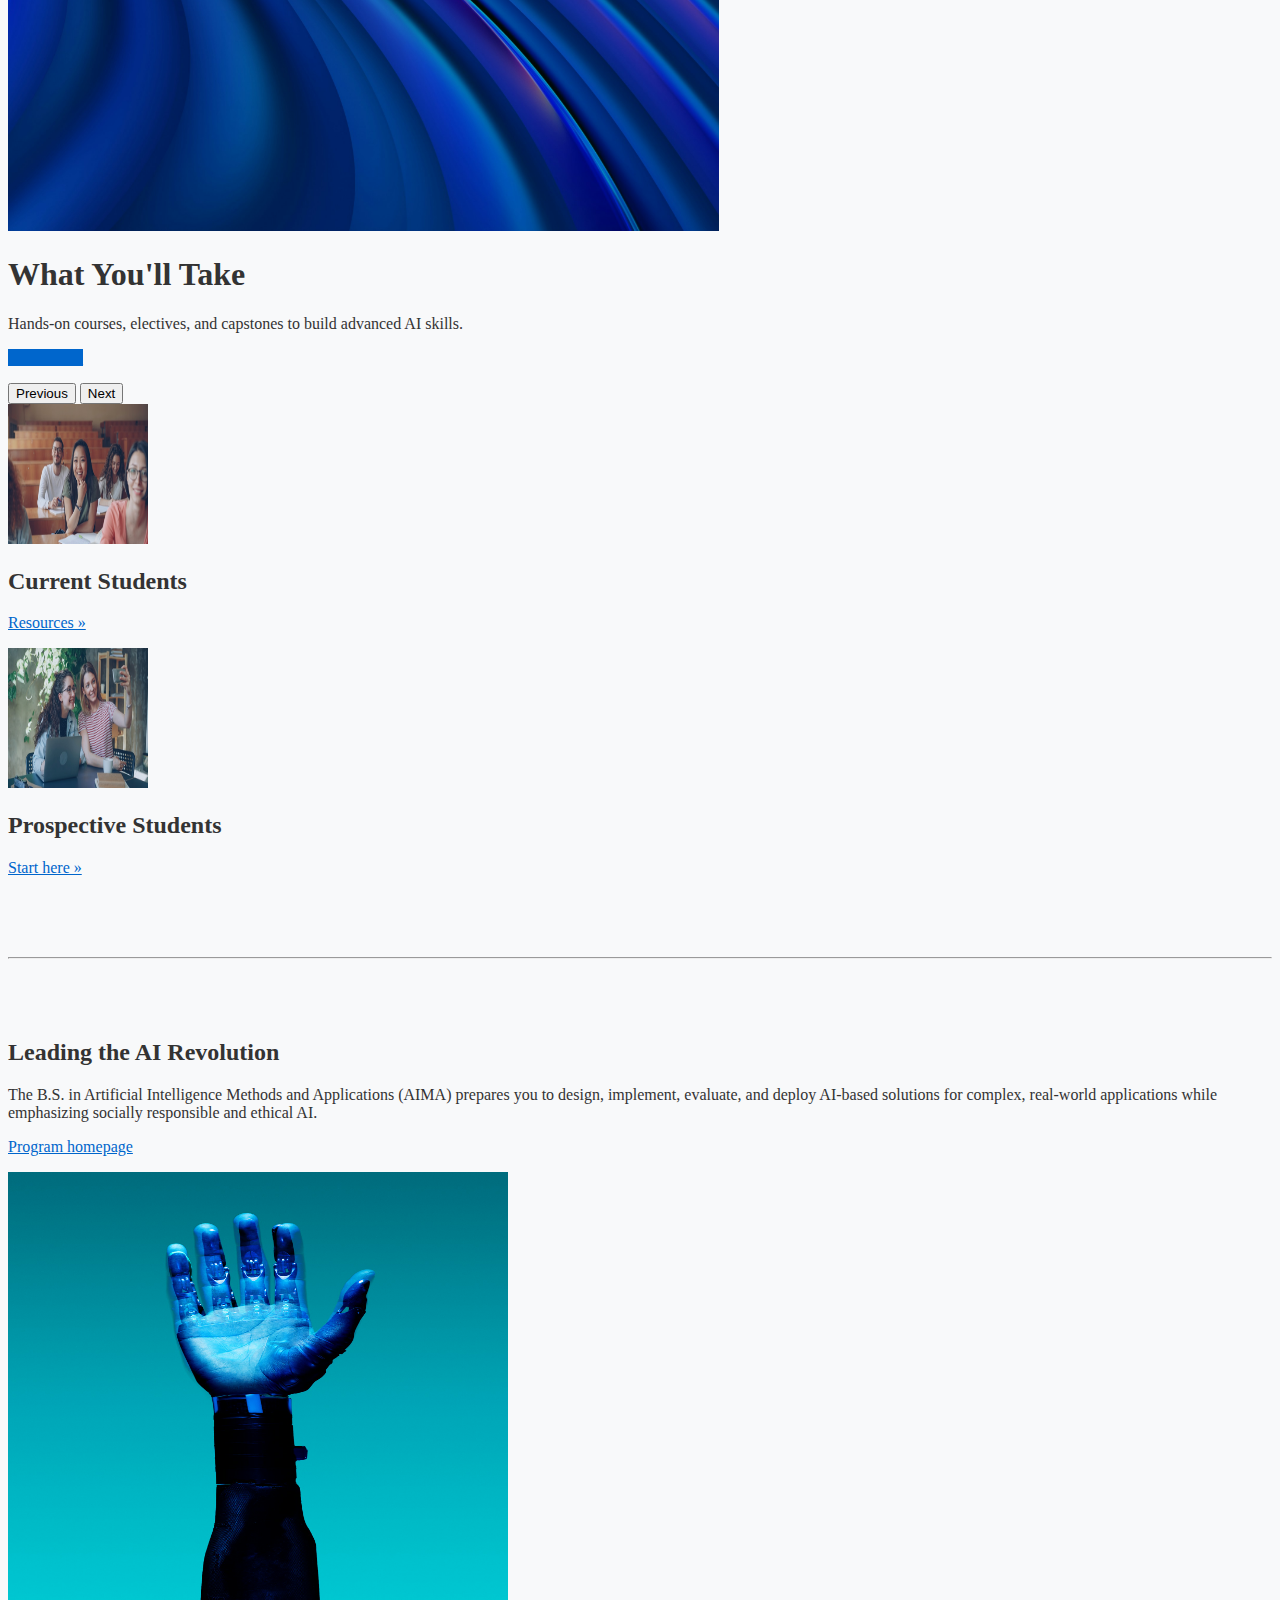
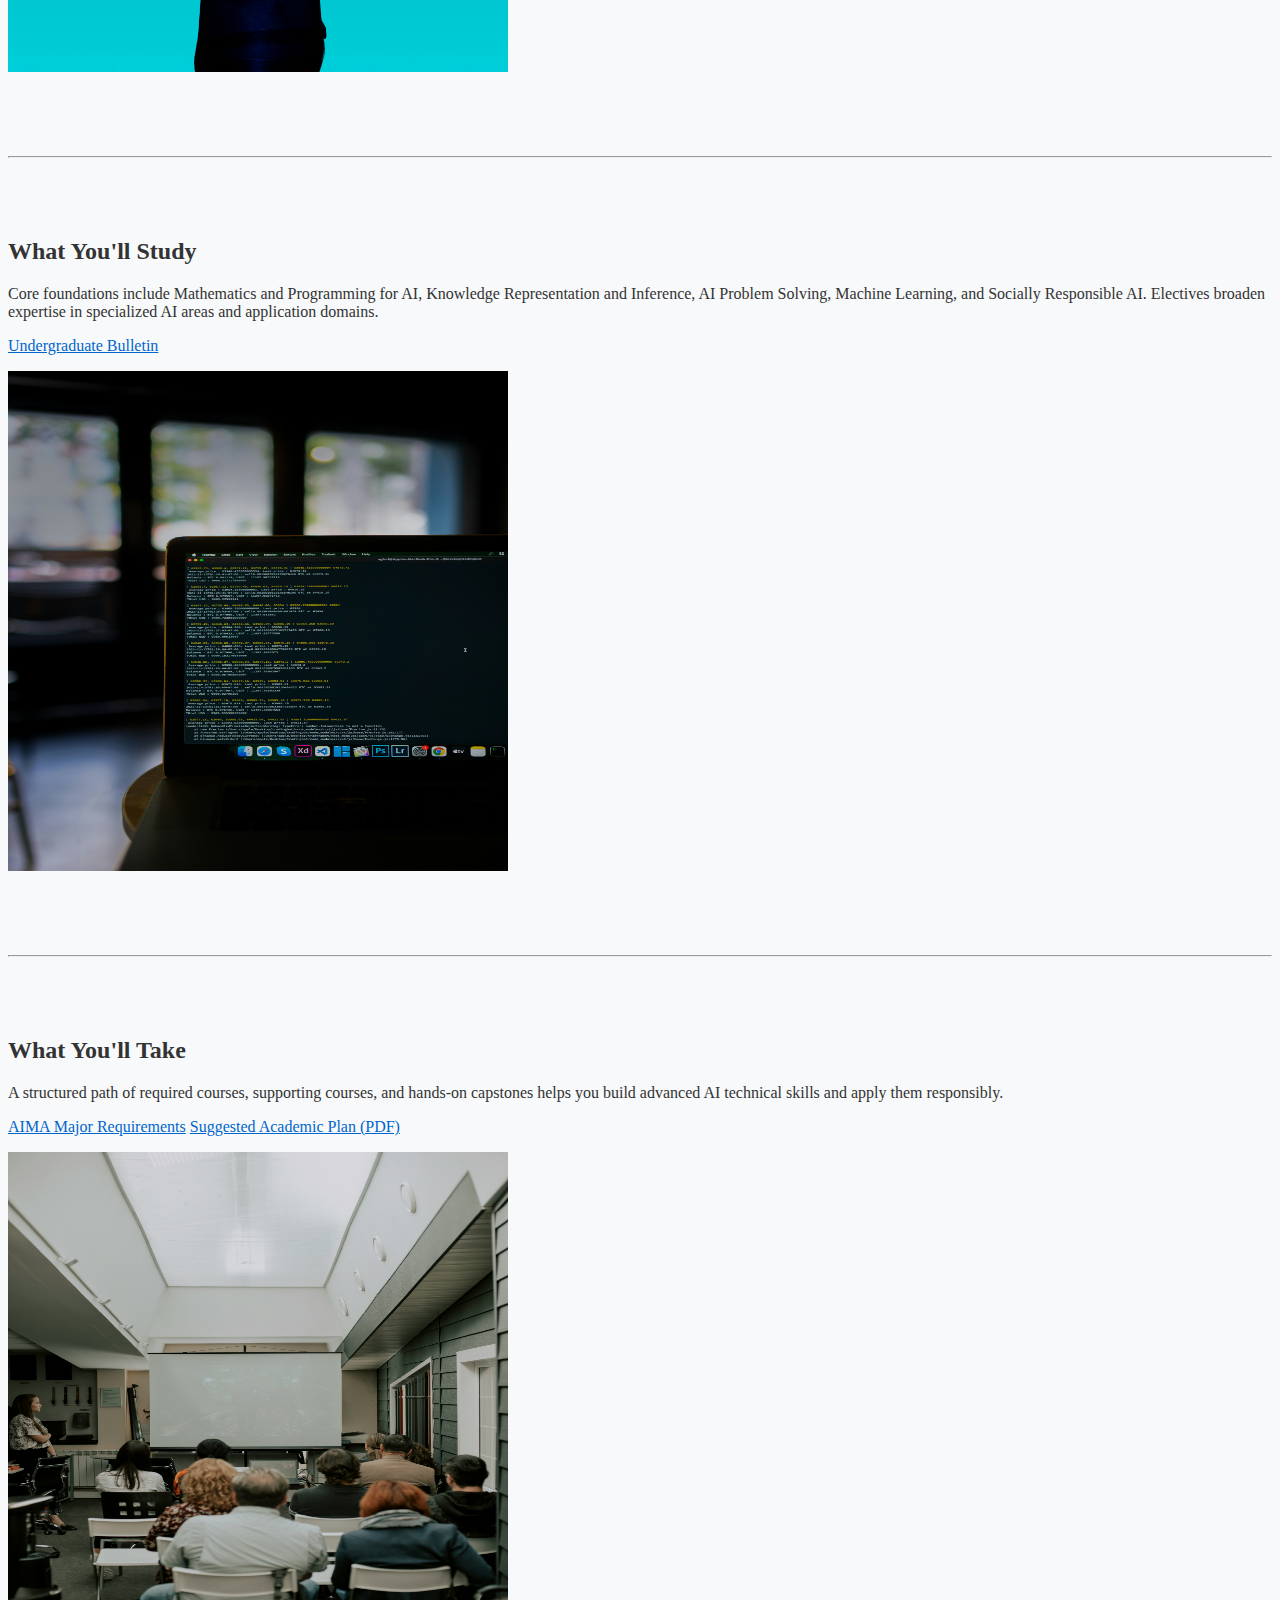
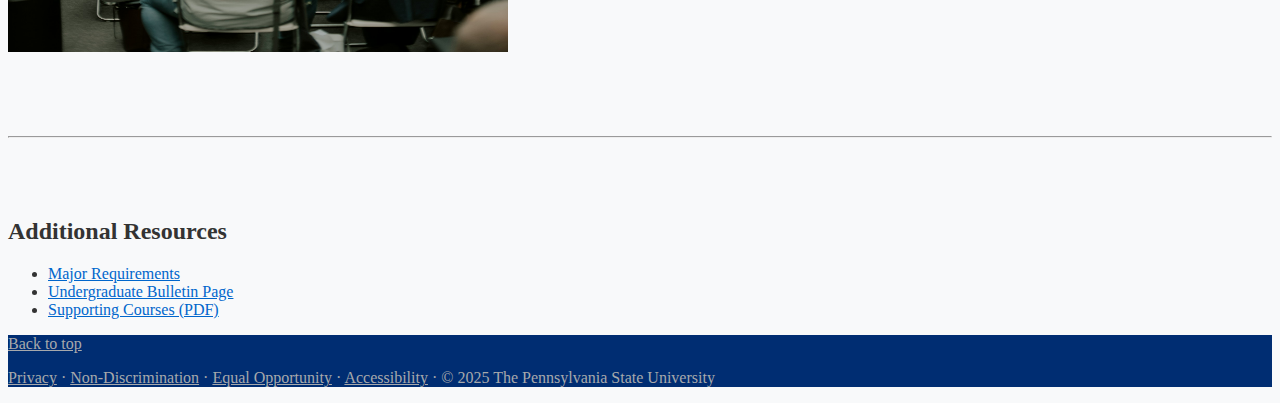
<file: PROJECT7-IST_Page/L9Lab1-MQV/index.html>
<!doctype html>
<html lang="en">

<p style="margin: 2rem 0; text-align: center;">
  <a href="https://miriamquintana.github.io" 
     style="font-family: 'Cormorant Garamond', serif; 
            font-size: 1.05rem; 
            text-transform: uppercase; 
            letter-spacing: 0.12em; 
            color: #5b1220;">
    ← Back to Portfolio
  </a>
</p>



  <head>
    <meta charset="utf-8">
    <meta name="viewport" content="width=device-width, initial-scale=1">
    <title>Penn State IST - B.S. in Artificial Intelligence Methods and Applications</title>
    <link href="https://cdn.jsdelivr.net/npm/bootstrap@5.3.2/dist/css/bootstrap.min.css" rel="stylesheet"
      integrity="sha384-T3c6CoIi6uLrA9TneNEoa7RxnatzjcDSCmG1MXxSR1GAsXEV/Dwwykc2MPK8M2HN" crossorigin="anonymous">
    <link rel="stylesheet" href="styles.css">
  </head>
  <body>
    <nav class="navbar navbar-expand-md navbar-dark bg-dark fixed-top">
      <div class="container-fluid">
        <a class="navbar-brand" href="#">IST AIMA</a>
        <button class="navbar-toggler" type="button" data-bs-toggle="collapse" data-bs-target="#navbarCollapse"
                aria-controls="navbarCollapse" aria-expanded="false" aria-label="Toggle navigation">
          <span class="navbar-toggler-icon"></span>
        </button>
        <div class="collapse navbar-collapse" id="navbarCollapse">
          <ul class="navbar-nav me-auto mb-2 mb-md-0">
            <li class="nav-item"><a class="nav-link" href="https://ist.psu.edu/hiring" target="_blank" rel="noopener">Faculty &amp; Staff Openings </a></li>
            <li class="nav-item"><a class="nav-link" href="https://ist.psu.edu/alumni-and-donors/make-a-gift" target="_blank" rel="noopener">Give</a></li>
            <li class="nav-item"><a class="nav-link" href="https://www.psu.edu/admission/undergraduate" target="_blank" rel="noopener">Apply</a></li>
            <li class="nav-item"><a class="nav-link" href="https://ist.psu.edu/employers" target="_blank" rel="noopener">Employers</a></li>
            <li class="nav-item"><a class="nav-link" href="https://ist.psu.edu/about/directory" target="_blank" rel="noopener">Directory</a></li>
          </ul>
          <form class="d-flex" role="search" action="https://www.google.com/search" method="get">
            <input class="form-control me-2" type="search" placeholder="Search Google" aria-label="Search" name="q">
            <button class="btn btn-outline-light" type="submit">Search</button>
          </form>
        </div>
      </div>
    </nav>

  <main>
  <div id="myCarousel" class="carousel slide" data-bs-ride="carousel">
  <div class="carousel-indicators">
  <button type="button" data-bs-target="#myCarousel" data-bs-slide-to="0" class="active"
          aria-current="true" aria-label="Slide 1"></button>
          <button type="button" data-bs-target="#myCarousel" data-bs-slide-to="1" aria-label="Slide 2"></button>
          <button type="button" data-bs-target="#myCarousel" data-bs-slide-to="2" aria-label="Slide 3"></button>
        </div>
        <div class="carousel-inner">
          <div class="carousel-item active">
            <img src="background1.jpg" class="d-block w-100" alt="AI Research">
            <div class="container">
              <div class="carousel-caption text-start">
                <h1>Leading the AI Revolution</h1>
                <p>Design, implement, evaluate, and deploy AI systems that extend human abilities.</p>
                <p><a class="btn btn-lg btn-primary" href="#intro">Learn more</a></p>
          </div>
          </div>
          </div>

          <div class="carousel-item">
            <img src="background2.jpg" class="d-block w-100" alt="Machine Learning">
            <div class="container">
              <div class="carousel-caption">
                <h1>What You'll Study</h1>
                <p>Math and programming foundations, knowledge representation, ML, and responsible AI.</p>
                <p><a class="btn btn-lg btn-primary" href="#study">Explore the curriculum</a></p>
         </div>
         </div>
          </div>
          <div class="carousel-item">
            <img src="background3.jpg" class="d-block w-100" alt="Responsible AI">
            <div class="container">
              <div class="carousel-caption text-end">
                <h1>What You'll Take</h1>
                <p>Hands-on courses, electives, and capstones to build advanced AI skills.</p>
             <p><a class="btn btn-lg btn-primary" href="#take">See courses</a> </p>
         </div>
         </div>
         </div>
        </div>
        <button class="carousel-control-prev" type="button" data-bs-target="#myCarousel" data-bs-slide="prev">
          <span class="carousel-control-prev-icon" aria-hidden="true"></span>
          <span class="visually-hidden">Previous</span>
        </button>
        <button class="carousel-control-next" type="button" data-bs-target="#myCarousel" data-bs-slide="next">
          <span class="carousel-control-next-icon" aria-hidden="true"></span>
          <span class="visually-hidden">Next </span>
        </button>
      </div>

      <div class="container marketing my-5">
        <div class="row justify-content-center text-center">
          <div class="col-md-6">
          <img src="student1.jpg" class="bd-placeholder-img rounded-circle" width="140" height="140" alt="Current Students">
          <h2 class="fw-normal mt-3">Current Students</h2>
            <p><a class="btn btn-secondary" href="https://ist.psu.edu/current-students" target="_blank" rel="noopener">Resources &raquo;</a></p>
                </div>

          <div class="col-md-6">
            <img src="student2.jpg" class="bd-placeholder-img rounded-circle" width="140" height="140" alt="Prospective Students">
            <h2 class="fw-normal mt-3">Prospective Students</h2>
            <p><a class="btn btn-secondary" href="https://ist.psu.edu/admissions" target="_blank" rel="noopener">Start here &raquo;</a></p>
          </div>
        </div>

        <hr class="featurette-divider">

        <div id="intro" class="row featurette align-items-center">
          <div class="col-md-7">
            <h2 class="featurette-heading">Leading the AI Revolution</h2>
            <p class="lead">The B.S. in Artificial Intelligence Methods and Applications (AIMA) prepares you to design, implement, evaluate, and deploy AI-based solutions for complex, real-world applications while emphasizing socially responsible and ethical AI.</p>
            <p><a class="link-primary" href="https://ist.psu.edu/degree-programs/undergraduate/artificial-intelligence-methods-and-applications" target="_blank" rel="noopener">Program homepage</a></p>
          </div>
          <div class="col-md-5">
            <img src="feature1.jpg" class="img-fluid rounded" width="500" height="500" alt="AI Revolution">
          </div>
        </div>

        <hr class="featurette-divider">

        <div id="study" class="row featurette align-items-center">
          <div class="col-md-7 order-md-2">
            <h2 class="featurette-heading">What You'll Study</h2>
            <p class="lead">Core foundations include Mathematics and Programming for AI, Knowledge Representation and Inference, AI Problem Solving, Machine Learning, and Socially Responsible AI. Electives broaden expertise in specialized AI areas and application domains.</p>
            <p><a class="link-primary" href="https://bulletins.psu.edu/undergraduate/colleges/information-sciences-technology/artificial-intelligence-methods-applications-bs/" target="_blank" rel="noopener">Undergraduate Bulletin</a></p>
          </div>
          <div class="col-md-5 order-md-1">
            <img src="feature2.jpg" class="img-fluid rounded" width="500" height="500" alt="What You'll Study">
          </div>
        </div>

        <hr class="featurette-divider">

        <div id="take" class="row featurette align-items-center">
          <div class="col-md-7">
            <h2 class="featurette-heading">What You'll Take</h2>
            <p class="lead">A structured path of required courses, supporting courses, and hands-on capstones helps you build advanced AI technical skills and apply them responsibly.</p>
            <p>
              <a class="link-primary d-block" href="https://ist.psu.edu/degree-programs/undergraduate/artificial-intelligence-methods-and-applications/aima-major-requirements" target="_blank" rel="noopener">AIMA Major Requirements</a>
              <a class="link-primary d-block" href="https://bulletins.psu.edu/undergraduate/colleges/information-sciences-technology/artificial-intelligence-methods-applications-bs/artificial-intelligence-methods-applications-bs_suggestedacademicplantext.pdf" target="_blank" rel="noopener">Suggested Academic Plan (PDF)</a>
            </p>
          </div>
          <div class="col-md-5">
            <img src="feature3.jpg" class="img-fluid rounded" width="500" height="500" alt="What You'll Take">
          </div>
        </div>

        <hr class="featurette-divider">

        <section id="resources" class="mb-5">
          <h2>Additional Resources</h2>
          <ul class="list-unstyled">
            <li><a href="https://ist.psu.edu/degree-programs/undergraduate/artificial-intelligence-methods-and-applications/aima-major-requirements" target="_blank" rel="noopener">Major Requirements</a></li>
            <li><a href="https://bulletins.psu.edu/undergraduate/colleges/information-sciences-technology/artificial-intelligence-methods-applications-bs/" target="_blank" rel="noopener">Undergraduate Bulletin Page</a></li>
            <li><a href="https://ist.psu.edu/sites/default/files/advising/BS%20AIMA%20Supporting%20Courses.pdf" target="_blank" rel="noopener">Supporting Courses (PDF)</a></li>
          </ul>
        </section>

  </div>



      <footer class="container">
        <p class="float-end"><a href="#">Back to top</a></p>
        <p class="small">
      <a href="https://www.psu.edu/web-privacy-statement" target="_blank" rel="noopener">Privacy</a> &middot; 
      <a href="https://sites.psu.edu/aaoffice2/welcome/nondiscrimination-statement/" target="_blank" rel="noopener">Non-Discrimination</a> &middot; 
      <a href="https://sites.psu.edu/aaoffice2/" target="_blank" rel="noopener">Equal Opportunity</a> &middot; 
      <a href="https://policy.psu.edu/policies/ad69" target="_blank" rel="noopener">Accessibility</a> &middot; 
          <span>&copy; 2025 The Pennsylvania State University</span>
        </p>
      </footer>
    </main>

    <script src="https://cdn.jsdelivr.net/npm/bootstrap@5.3.2/dist/js/bootstrap.bundle.min.js"
      integrity="sha384-C6RzsynM9kWDrMNeT87bh95OGNyZPhcTNXj1NW7RuBCsyN/o0jlpcV8Qyq46cDfL"
      crossorigin="anonymous"></script>
  </body>
</html>
</file>
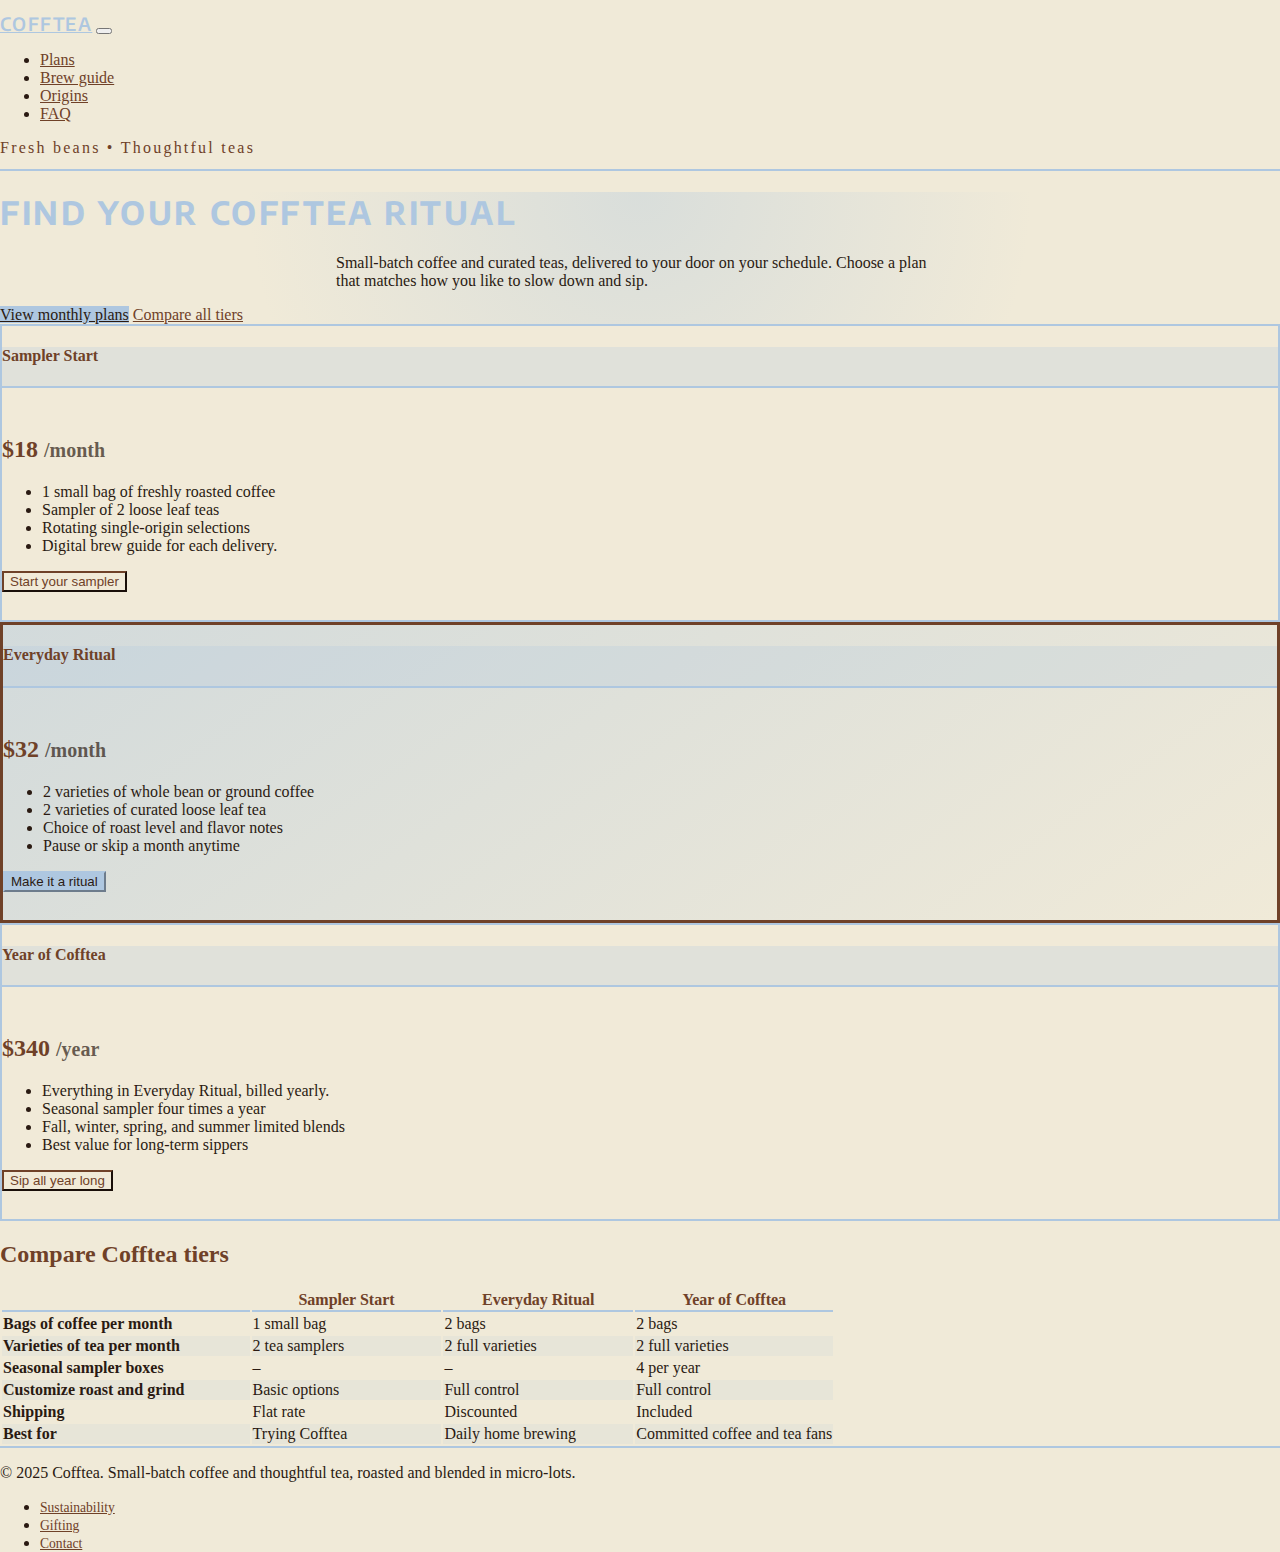
<file: PROJECT8-Bootstrap/Practice Activity - Bootstrap -MQV/index.html>
<!doctype html>
<html lang="en">
  <head>
    <meta charset="utf-8">
    <meta name="viewport" content="width=device-width, initial-scale=1">
    <title>Cofftea · Coffee & Tea Delivery Plans</title>

    
    
    <link href="https://cdn.jsdelivr.net/npm/bootstrap@5.3.2/dist/css/bootstrap.min.css" rel="stylesheet"
      integrity="sha384-T3c6CoIi6uLrA9TneNEoa7RxnatzjcDSCmG1MXxSR1GAsXEV/Dwwykc2MPK8M2HN" crossorigin="anonymous">

    <!-- GOOGLE FONT -->
<link rel="preconnect" href="https://fonts.googleapis.com">
<link rel="preconnect" href="https://fonts.gstatic.com" crossorigin>
<link href="https://fonts.googleapis.com/css2?family=Encode+Sans+SC:wght@400;500;600;700&display=swap" rel="stylesheet">

    <!-- STYLESs -->
    <link rel="stylesheet" href="styles.css">
  </head>
  <body>
    
  <header class="border-bottom cofftea-header">
    <nav class="navbar navbar-expand-md navbar-light cofftea-nav">
      <div class="container">
        <a class="navbar-brand cofftea-brand" href="#">Cofftea</a>
        <button class="navbar-toggler" type="button" data-bs-toggle="collapse" data-bs-target="#navbarsCofftea" aria-controls="navbarsCofftea" aria-expanded="false" aria-label="Toggle navigation">
            <span class="navbar-toggler-icon"></span>
          </button>

     <div class="collapse navbar-collapse" id="navbarsCofftea">
     <ul class="navbar-nav me-auto mb-2 mb-md-0">
     <li class="nav-item">
                <a class="nav-link active" aria-current="page" href="#">Plans</a>
              </li>
       <li class="nav-item">
       <a class="nav-link" href="#">Brew guide</a>
              </li>
        <li class="nav-item">
        <a class="nav-link" href="#">Origins</a>
              </li>
         <li class="nav-item">
         <a class="nav-link" href="#">FAQ</a>
              </li>
            </ul>
            <span class="navbar-text small text-uppercase tracking">
              Fresh beans • Thoughtful teas
            </span>
          </div>
        </div>
      </nav>
    </header>

    <main>
    <section class="py-5 text-center cofftea-hero">
    <div class="container">
    <h1 class="display-4 fw-semibold mb-3">Find your Cofftea ritual</h1>
          <p class="lead mb-4">
            Small-batch coffee and curated teas, delivered to your door on your schedule.
            Choose a plan that matches how you like to slow down and sip.
          </p>
     <div class="d-flex justify-content-center gap-3 flex-wrap">
     <a href="#plans" class="btn btn-primary btn-lg px-4">View monthly plans</a>
     <a href="#compare" class="btn btn-outline-primary btn-lg px-4">Compare all tiers</a>
          </div>
        </div>
      </section>

  <div class="container py-5" id="plans">
    <div class="row row-cols-1 row-cols-md-3 mb-3 text-center">
      
      
          <!-- Tier 1   ---->
          <div class="col">
            <div class="card mb-4 rounded-3 shadow-sm cofftea-card">
              <div class="card-header py-3">
                <h4 class="my-0 fw-semibold">Sampler Start</h4>
              </div>
              <div class="card-body">
                <h2 class="card-title pricing-card-title">
                  $18
                  <small class="text-muted fw-normal">/month</small>
                </h2>
                <ul class="list-unstyled mt-3 mb-4">
                <li>1 small bag of freshly roasted coffee</li>
                <li>Sampler of 2 loose leaf teas</li>
                 <li>Rotating single-origin selections</li>
                 <li>Digital brew guide for each delivery.</li>
                </ul>
                <button type="button" class="w-100 btn btn-lg btn-outline-primary">
                  Start your sampler
                </button>
          </div>
        </div>
     </div>
      

          <!-- TIER 2 -->
      <div class="col">
      <div class="card mb-4 rounded-3 shadow-sm cofftea-card cofftea-card-featured">
      <div class="card-header py-3">
       <h4 class="my-0 fw-semibold">Everyday Ritual</h4>
              </div>
       <div class="card-body">
           <h2 class="card-title pricing-card-title">
                  $32
              <small class="text-muted fw-normal">/month</small>
              </h2>
              <ul class="list-unstyled mt-3 mb-4">
              <li>2 varieties of whole bean or ground coffee</li>
              <li>2 varieties of curated loose leaf tea</li>
              <li>Choice of roast level and flavor notes</li>
              <li>Pause or skip a month anytime</li>
                </ul>
                <button type="button" class="w-100 btn btn-lg btn-primary">
                  Make it a ritual
                </button>
              </div>
            </div>
          </div>

      
      
      
 <!-- Tier 3  -->
      <div class="col">
            <div class="card mb-4 rounded-3 shadow-sm cofftea-card">
            <div class="card-header py-3">
            <h4 class="my-0 fw-semibold">Year of Cofftea</h4>
              </div>
            <div class="card-body">
            <h2 class="card-title pricing-card-title">
                  $340
            <small class="text-muted fw-normal">/year</small>
            </h2>
                <ul class="list-unstyled mt-3 mb-4">
                  <li>Everything in Everyday Ritual, billed yearly.</li>
                  <li>Seasonal sampler four times a year</li>
                  <li>Fall, winter, spring, and summer   limited blends</li>
                  <li>Best value for long-term sippers</li>
                </ul>
                <button type="button" class="w-100 btn btn-lg btn-outline-primary">
                  Sip all year long
                </button>
              </div>
            </div>
          </div>
        </div>
      </div>

      <section class="border-top" id="compare">
        <div class="container py-5">
          <h2 class="fw-semibold mb-4 text-center">Compare Cofftea tiers</h2>

          <div class="table-responsive">
            <table class="table text-center align-middle cofftea-table">
              <thead>
                <tr>
                  <th style="width: 30%;"></th>
                  <th style="width: 23%;">Sampler Start</th>
                  <th style="width: 23%;">Everyday Ritual</th>
                  <th style="width: 24%;">Year of Cofftea</th>
                </tr>
              </thead>
              <tbody>
                <tr>
                  <th scope="row" class="text-start">Bags of coffee per month</th>
                  <td>1 small bag</td>
                  <td>2 bags</td>
                  <td>2 bags</td>
                </tr>
                <tr>
                  <th scope="row" class="text-start">Varieties of tea per month</th>
             <td>2 tea samplers</td>
             <td>2 full varieties</td>
             <td>2 full varieties</td>
             </tr>
                <tr>
             <th scope="row" class="text-start">Seasonal sampler boxes</th>
          <td>–</td>
                  <td>–</td>
                  <td>4 per year</td>
                </tr>
                <tr>
                  <th scope="row" class="text-start">Customize roast and grind</th>
                  
                  <td>Basic options</td>
                  <td>Full control</td>
                  <td>Full control</td>
                </tr>
                <tr>
                  <th scope="row" class="text-start">Shipping</th>
                  <td>Flat rate</td>
                  <td>Discounted</td>
                  <td>Included</td>
                </tr>
                <tr>
                  <th scope="row" class="text-start">Best for</th>
                  <td>Trying Cofftea</td>
                  <td>Daily home brewing</td>
                  <td>Committed coffee and tea fans</td>
              </tr>
              </tbody>
            </table>
          </div>
        </div>
      </section>
    </main>

    <footer class="py-4 border-top cofftea-footer">
      <div class="container d-flex flex-wrap justify-content-between align-items-center">
        <p class="mb-0 small">
          © 2025 Cofftea. Small-batch coffee and thoughtful tea, roasted and blended in micro-lots.
        </p>
        <ul class="nav">
          <li class="nav-item"><a href="#" class="nav-link px-2">Sustainability</a></li>
          <li class="nav-item"><a href="#" class="nav-link px-2">Gifting</a></li>
          <li class="nav-item"><a href="#" class="nav-link px-2">Contact</a></li>
        </ul>
      </div>
    </footer>

    <!-- ADD JS? -->
    <script src="https://cdn.jsdelivr.net/npm/bootstrap@5.3.2/dist/js/bootstrap.bundle.min.js"
      integrity="sha384-C6RzsynM9kWDrMNeT87bh95OGNyZPhcTNXj1NW7RuBCsyN/o0jlpcV8Qyq46cDfL"
      crossorigin="anonymous"></script>
  </body>
</html>
</file>
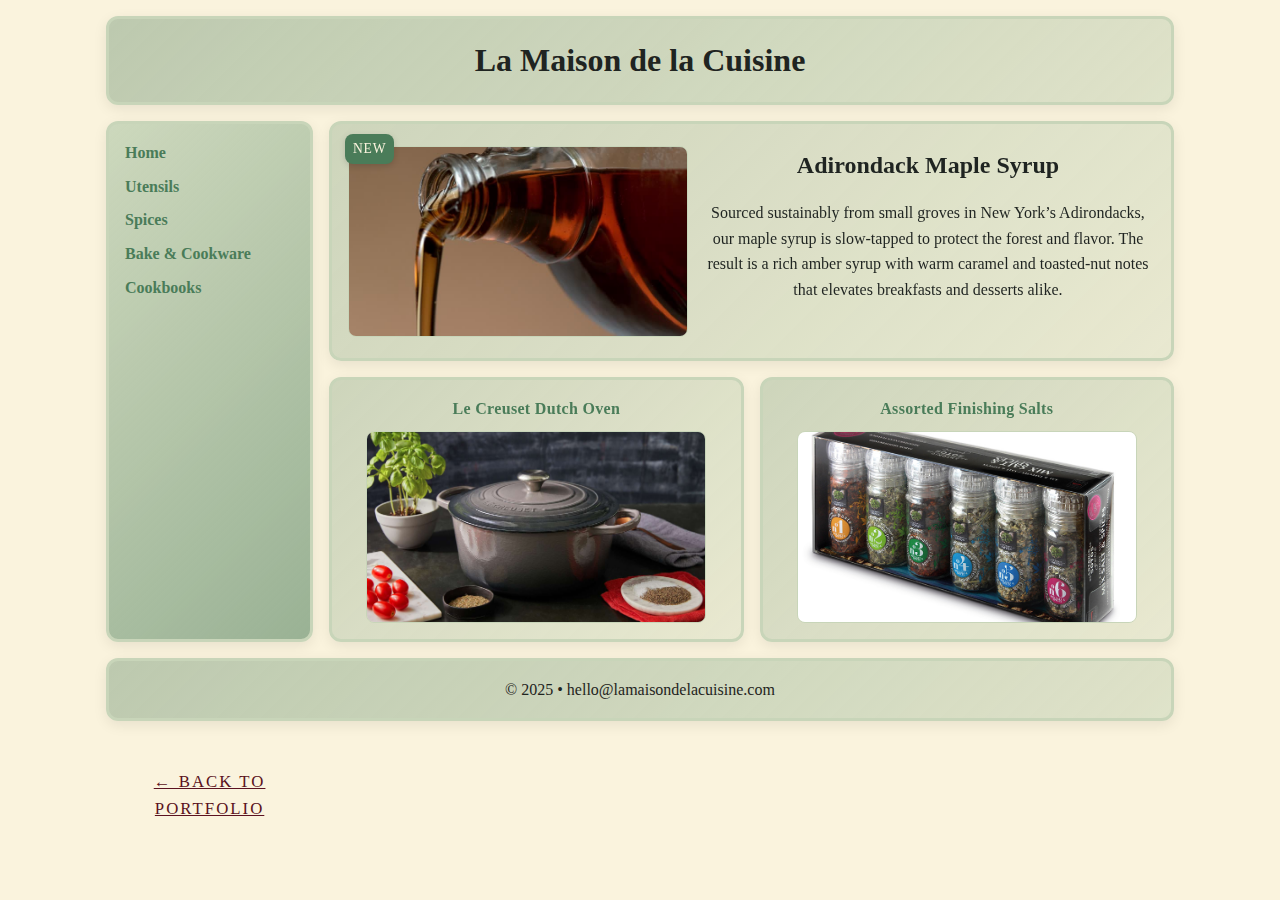
<file: PROJECT9/Practice Activity MQV/index.html>
<!DOCTYPE html>
<html lang="en">
<head>
  <meta charset="UTF-8" />
  <meta name="viewport" content="width=device-width, initial-scale=1" />
  <title> La Maison de la Cuisine </title>
  <link rel="stylesheet" href="styles.css" />
</head>
<body>
  <div class="grid">
    <header class="box header">
      <h1>La Maison de la Cuisine</h1>
    </header>

<p style="margin: 2rem 0; text-align: center;">
  <a href="https://miriamquintana.github.io" 
     style="font-family: 'Cormorant Garamond', serif; 
            font-size: 1.05rem; 
            text-transform: uppercase; 
            letter-spacing: 0.12em; 
            color: #5b1220;">
    ← Back to Portfolio
  </a>
</p>


    <aside class="box sidebar">
      <!-- links  -->
      <nav aria-label="Categories">
        <ul>
          <li><a href="#">Home</a></li>
          <li><a href="#">Utensils</a></li>
          <li><a href="#">Spices</a></li>
          <li><a href="#">Bake & Cookware</a></li>
          <li><a href="#">Cookbooks</a></li>
        </ul>
      </nav>
    </aside>

    <main class="main">
      <!-- Content 1 -->
      <section class="box content content-1">
        <span class="promo">new</span>
        <div class="content-row">
          <img class="content-image" src="maple-syrup.jpg" alt="Rich amber maple syrup bottle from the Adirondacks">
          <div class="content-text">
            <h2 class="content-title">Adirondack Maple Syrup</h2>
            <p>
              Sourced sustainably from small groves in New York’s Adirondacks, our maple syrup is slow-tapped to protect the forest and flavor.
              The result is a rich amber syrup with warm caramel and toasted-nut notes that elevates breakfasts and desserts alike.
            </p>
          </div>
        </div>
      </section>

      <!-- Content 2 -->
      <section class="box content content-2">
        <div class="content-stack">
          <h3 class="content-mini">Le Creuset Dutch Oven</h3>
          
          <img class="content-image" src="dutch-oven.jpeg" alt="Le Creuset enameled cast iron dutch oven">
        </div>
      </section>

      <!-- C3 -->
      <section class="box content content-3">
        <div class="content-stack">
          <h3 class="content-mini">Assorted Finishing Salts</h3>
          <img class="content-image" src="assorted-salts.jpg" alt="Assortment of flavored finishing salts in small jars">
        </div>
      </section>
    </main>

    <footer class="box footer">
      <p>© 2025 • hello@lamaisondelacuisine.com</p>
    </footer>
  </div>
</body>
</html>
</file>
<file: PROJECT1-Selling_On_The_Web/style.css>
body {
  background-color: #fff8dc; /* cornsilk */
  color: #333;
  font-family: Georgia, serif;
  cursor: url('mug-cursor.cur'), url('mug-cursor.png') 15 16, auto; /* custom mug cursor with fallback */

  /* Center everything horizontally + vertically */
  display: flex;
  flex-direction: column;   /* keeps content stacked top to bottom */
  justify-content: center;  /* vertical centering */
  align-items: center;      /* horizontal centering */
  min-height: 100vh;        /* take up full viewport height */
  text-align: center;       /* center text content */
  margin: 0;
}

h1, h2, h3 {
  font-family: "Trebuchet MS", sans-serif;
  color: #2c2c54;
}

#mainTitle {
  color: #8b4513; /* nice brown */
  text-transform: uppercase;
  letter-spacing: 3px;
}

img {
  border: 3px solid #888;
  border-radius: 8px;
  padding: 5px;
  cursor: zoom-in; /* zoom effect for product images */
  display: block;
  margin: 0 auto; /* centers images */
}

p {
  line-height: 1.6;
}

a {
  color: #0056b3;
  text-decoration: none;
  cursor: pointer; /* hand icon for links */
}

a:hover {
  color: #8b0000;
  text-decoration: underline;
}

li {
  cursor: grab; /* playful for list items */
  list-style-position: inside; /* keeps bullets aligned while centered */
  text-align: center;
}
</file>
<file: PROJECT3-Interactive_Website/styles.css>
* { box-sizing: border-box; }


html, body { 
  min-height: 100vh;   
  height: auto;       
}
body {
  margin: 0;
  display: flex;
  flex-direction: column;
  align-items: center;   /* horiz centering only */
  justify-content: flex-start; 
  text-align: center;
  background: #ffffff;
  color: #1f2937;              /* text */
  font-family: Garamond, "Times New Roman", serif;
  line-height: 1.5;

  padding: 32px 0 24px;       
  overflow-y: auto;            
}

.page {
   width: 100%;
   max-width: 680px;
   padding: 24px 16px;
}

/* Heading */
   h1, h2, h3 {
  font-family: "Trebuchet MS", "Segoe UI", Arial, sans-serif;
  margin: 0 0 10px 0;
}
h1 { font-size: clamp(1.8rem, 4vw, 2.2rem); }
p  { margin: 0 0 18px 0; color: #4b5563; }
h2 { margin-top: 12px; font-size: 1.25rem; }

/* Small center card */
.card {
  margin: 0 auto;
  max-width: 420px;
  padding: 16px 16px 20px;
  background: #ffffff;
  border: 1px solid #e5e7eb;
  border-radius: 14px;
  box-shadow: 0 1px 2px rgba(0,0,0,0.04);
}

/* Form  */
label {
  display: inline-block;
  font-weight: 600;
  margin: 6px 0 4px 0;
}
input[type="text"], select {
  width: 100%;
  max-width: 360px;
  margin: 0 auto;
  padding: 10px 12px;
  font: inherit;
  border: 1px solid #d1d5db;
  border-radius: 10px;
  outline: none;
}
input[type="text"]:focus, select:focus {
  border-color: #1f2937;      /* same as text color */
  box-shadow: 0 0 0 3px rgba(31,41,55,.18);
}

/* Ptn */
#applyBtn {
  display: inline-block;
  width: 80%;
  max-width: 340px;
  padding: 12px 18px;
   margin-top: 8px;
  border-radius: 999px;
  background: transparent;
  color: inherit;
  border: 2px solid currentColor;
  font: inherit;
  font-weight: 700;
  cursor: pointer;
  transition: background-color .15s ease, transform .03s ease, opacity .15s ease;
}
#applyBtn:hover   { background-color: rgba(31,41,55,.06); }
#applyBtn:active  { transform: translateY(1px); opacity: .9; }
#applyBtn:focus-visible {
  outline: none;
  box-shadow: 0 0 0 3px rgba(31,41,55,.18);
}

/* Footer */
.site-footer {
  margin-top: 16px;
  padding: 8px 12px 16px;
  text-align: center;
  color: #6b7280;
  font-size: 1rem;
}
.site-footer p { margin: 0; }


    select { max-width: 360px; }

/* To-do list */
#todoList {
  text-align: left;
  margin: 12px auto 0;
  padding-left: 1.5rem;
  max-width: 360px;
}

/*     Reused ghost button */
.ghost-btn {
  display: inline-block;
  width: 80%;
  max-width: 340px;
  padding: 12px 18px;
  border-radius: 999px;
  background: transparent;
  color: inherit;
  border: 2px solid currentColor;
  font: inherit;
   font-weight: 700;
  cursor: pointer;
  transition: background-color .15s ease, transform .03s ease, opacity .15s ease;
}
.ghost-btn:hover { background-color: rgba(31,41,55,.06); }
.ghost-btn:active { transform: translateY(1px); opacity: .9; }
.ghost-btn:focus-visible {
  outline: none;
  box-shadow: 0 0 0 3px rgba(31,41,55,.18);
}
</file>
<file: PROJECT4-The_Record_Store/styles.css>
/* Google fonts imports*/
@import url('https://fonts.googleapis.com/css2?family=Barriecito&family=Montserrat:wght@400;600;700&family=Source+Serif+4:ital,wght@0,400;0,600;1,400&display=swap');

/* css */
* { box-sizing: border-box; }
html, body { margin: 0; }
body {
  background: #000;
  color: #fff;                    
  font-family: "Source Serif 4", serif;
  line-height: 1.5;
  -webkit-font-smoothing: antialiased;
  text-rendering: optimizeLegibility;
}

/* type+ font */
h1 { 
  font-family: "Barriecito", system-ui, sans-serif;
  margin: 0;
}
h2, h3 {
  font-family: "Montserrat", system-ui, sans-serif;
  margin: 0.75rem 0;
}
h2 { color: #72efdd; }
p { margin: 0.5rem 0; }

/* Header + Navi */
.site-header {
  display: flex;
  justify-content: space-between;
  align-items: center;
  padding: 16px 24px;
  border-bottom: 1px solid #222;
}

.site-nav {
  display: flex;
  gap: 1rem;
  margin: 0;
}
.site-nav a {
  color: #ffe74c;
  text-decoration: none;
  font-family: "Montserrat", system-ui, sans-serif;
  font-weight: 600;
  padding: 6px 10px;
  border-radius: 6px;
}
.site-nav a:hover { 
  text-decoration: underline;
}

/* HERO sect */
header + h2 {
  display: grid;
  place-items: center;
  text-align: center;
  padding: 64px 24px;
  margin: 0 0 12px;
  background:
    radial-gradient(
      circle at 50% 50%,
      #fb5607 0%,
      #8b0000 0%,
      #000000 99%,
      #000000 100%
    );
  border-top: 1px solid #0f0f0f;
  border-bottom: 1px solid #0f0f0f;
}


main { padding: 20px 24px; }

/* Featured albums (Flexbox goes here)   */
.featured-row {
  display: flex;
  flex-direction: row;
  flex-wrap: wrap;
   justify-content: space-between;
  align-items: stretch;
  gap: 16px;
  margin-top: 8px;
}

/* cards */
.album-card {
  flex: 1 1 180px;
  max-width: 240px;
  padding: 16px;
  border-radius: 14px;
  color: #000;
  position: relative;         
  overflow: hidden;            
  background:
    radial-gradient(circle at 40% 40%, rgba(255,255,255,0.3), transparent 60%),
    conic-gradient(
       from 210deg at 60% 40%,
     #fb5607 0 30%,
      #72efdd 30% 60%,
      #ffe74c 60% 85%,
     #fb5607 85% 100%
    );
  background-blend-mode: screen;
  filter: saturate(120%) contrast(105%);
  box-shadow: 0 6px 18px rgba(0,0,0,0.4);
  transform: translateY(0) scale(1);
  transition: transform 180ms ease, box-shadow 180ms ease, filter 180ms ease;
  will-change: transform;
}

.album-card::before {
  content: "";
  position: absolute;
  inset: -20%;
  background:
    conic-gradient(
      from 210deg at 60% 40%,
      #fb5607 0 30%,
      #72efdd 30% 60%,
      #ffe74c 60% 85%,
      #fb5607 85% 100%
    ),
    radial-gradient(120% 140% at 20% 20%, rgba(114,239,221,0.55), transparent 90%),
    radial-gradient(120% 140% at 80% 80%, rgba(255,231,76,0.55), transparent 60%);
  filter: blur(20px) saturate(1.05);
  opacity: 1;
  z-index: 0;
  pointer-events: none;
}
.album-card > * {
  position: relative;
  z-index: 1;
}

.album-card .album-title { 
  font-family: "Montserrat", system-ui, sans-serif; 
  font-weight: 700; 
  margin: 0 0 4px; 
}
.album-card .album-artist { 
  font-family: "Source Serif 4", serif; 
  font-weight: 600; 
}


.album-card:hover {
  transform: translateY(8px) scale(1.08);
  box-shadow: 0 12px 28px rgba(0,0,0,0.6);
  filter: brightness(1.03);
}

/* Inventario */
.inventory {
  width: 100%;
  border-collapse: separate;  /* to fix */
  border-spacing: 0;          
  margin: 40px auto;          
 
  padding: 24px;              
  background-color: rgba(255,255,255,0.02);
  border-radius: 8px;
}
.inventory th, .inventory td {
  padding: 10px 12px;
  border-bottom: 1px solid #222;
  text-align: left;
}
.inventory th {
  color: #fb5607;
  font-family: "Montserrat", system-ui, sans-serif;
  font-weight: 700;
}
.inventory tbody tr:nth-child(even) {
  background: rgba(255,255,255,0.03);
}

/* Footer */
.site-footer {
  margin-top: 24px;
  padding: 16px 24px;
  background: #72efdd;
  border-top: 1px solid #222;
  color: #000000;
  font-family: "Montserrat", system-ui, sans-serif;
  font-size: 0.95rem;
  text-align: center;
}

/*Bono*/
.album-extra {
  position: absolute;
  left: 0; right: 0; bottom: 0;
  padding: 10px 14px;
  font-size: 0.9rem;
  line-height: 1.3;
  color: #fff;
  background: linear-gradient(to top, rgba(0,0,0,0.78), rgba(0,0,0,0.35));
  backdrop-filter: blur(4px);
  border-bottom-left-radius: 14px;
  border-bottom-right-radius: 14px;

  opacity: 0;
  transform: translateY(10px);
  transition: opacity 160ms ease, transform 160ms ease;
  pointer-events: none; /* overlay not alter hover */
}

.album-card:hover .album-extra {
  opacity: 1;
  transform: translateY(0);
}

/*  ABOUT  PG CSS  */

/* UPDATED: wide*/
.about-main { 
  padding: 0 40px 40px;   
  max-width: 1000px;     
  margin: 0 auto;        
}

.about-float {
  float: right;              
  width: 40%;
  margin: 0 0 16px 24px;     
  position: relative;        
  background: rgba(255,255,255,0.02);
  border: 1px solid #222;
  border-radius: 10px;
  overflow: hidden;
}
.about-float img {
  display: block;
  width: 100%;
  height: auto;
}
.about-float figcaption {
  font-family: "Montserrat", system-ui, sans-serif;
  font-size: 0.95rem;
  color: #bbb;
  padding: 8px 10px;
  border-top: 1px solid #222;
}

.about-badge {
  position: absolute;        
  top: 10px;
  right: 10px;
  background: #ffe74c;
  color: #000;
  font-family: "Montserrat", system-ui, sans-serif;
  font-weight: 700;
  font-size: 0.9rem;
  padding: 6px 10px;
  border-radius: 999px;
  box-shadow: 0 6px 14px rgba(0,0,0,0.35); }

.about-intro p { 
  margin: 0 0 1rem; 
}

.clearfix::after {
  content: "";
  display: block;
  clear: both;}

@media (max-width: 800px) {
  .about-float {
    float: none;
    width: 100%;
    margin: 0 0 16px 0;
  }
}
</file>
<file: PROJECT1-Selling_On_The_Web/New folder/style.css>
body {
  background-color: #fff8dc; /* cornsilk */
  color: #333;
  font-family: Georgia, serif;
  cursor: url('mug-cursor.cur'), url('mug-cursor.png') 15 16, auto; /* custom mug cursor with fallback */

  /* Center everything horizontally + vertically */
  display: flex;
  flex-direction: column;   /* keeps content stacked top to bottom */
  justify-content: center;  /* vertical centering */
  align-items: center;      /* horizontal centering */
  min-height: 100vh;        /* take up full viewport height */
  text-align: center;       /* center text content */
  margin: 0;
}

h1, h2, h3 {
  font-family: "Trebuchet MS", sans-serif;
  color: #2c2c54;
}

#mainTitle {
  color: #8b4513; /* nice brown */
  text-transform: uppercase;
  letter-spacing: 3px;
}

img {
  border: 3px solid #888;
  border-radius: 8px;
  padding: 5px;
  cursor: zoom-in; /* zoom effect for product images */
  display: block;
  margin: 0 auto; /* centers images */
}

p {
  line-height: 1.6;
}

a {
  color: #0056b3;
  text-decoration: none;
  cursor: pointer; /* hand icon for links */
}

a:hover {
  color: #8b0000;
  text-decoration: underline;
}

li {
  cursor: grab; /* playful for list items */
  list-style-position: inside; /* keeps bullets aligned while centered */
  text-align: center;
}
</file>
<file: PROJECT4-The_Record_Store/Musica_Maestro_Records/styles.css>
/* Google fonts imports*/
@import url('https://fonts.googleapis.com/css2?family=Barriecito&family=Montserrat:wght@400;600;700&family=Source+Serif+4:ital,wght@0,400;0,600;1,400&display=swap');

/* css */
* { box-sizing: border-box; }
html, body { margin: 0; }
body {
  background: #000;
  color: #fff;                    
  font-family: "Source Serif 4", serif;
  line-height: 1.5;
  -webkit-font-smoothing: antialiased;
  text-rendering: optimizeLegibility;
}

/* type+ font */
h1 { 
  font-family: "Barriecito", system-ui, sans-serif;
  margin: 0;
}
h2, h3 {
  font-family: "Montserrat", system-ui, sans-serif;
  margin: 0.75rem 0;
}
h2 { color: #72efdd; }
p { margin: 0.5rem 0; }

/* Header + Navi */
.site-header {
  display: flex;
  justify-content: space-between;
  align-items: center;
  padding: 16px 24px;
  border-bottom: 1px solid #222;
}

.site-nav {
  display: flex;
  gap: 1rem;
  margin: 0;
}
.site-nav a {
  color: #ffe74c;
  text-decoration: none;
  font-family: "Montserrat", system-ui, sans-serif;
  font-weight: 600;
  padding: 6px 10px;
  border-radius: 6px;
}
.site-nav a:hover { 
  text-decoration: underline;
}

/* HERO sect */
header + h2 {
  display: grid;
  place-items: center;
  text-align: center;
  padding: 64px 24px;
  margin: 0 0 12px;
  background:
    radial-gradient(
      circle at 50% 50%,
      #fb5607 0%,
      #8b0000 0%,
      #000000 99%,
      #000000 100%
    );
  border-top: 1px solid #0f0f0f;
  border-bottom: 1px solid #0f0f0f;
}


main { padding: 20px 24px; }

/* Featured albums (Flexbox goes here)   */
.featured-row {
  display: flex;
  flex-direction: row;
  flex-wrap: wrap;
   justify-content: space-between;
  align-items: stretch;
  gap: 16px;
  margin-top: 8px;
}

/* cards */
.album-card {
  flex: 1 1 180px;
  max-width: 240px;
  padding: 16px;
  border-radius: 14px;
  color: #000;
  position: relative;         
  overflow: hidden;            
  background:
    radial-gradient(circle at 40% 40%, rgba(255,255,255,0.3), transparent 60%),
    conic-gradient(
       from 210deg at 60% 40%,
     #fb5607 0 30%,
      #72efdd 30% 60%,
      #ffe74c 60% 85%,
     #fb5607 85% 100%
    );
  background-blend-mode: screen;
  filter: saturate(120%) contrast(105%);
  box-shadow: 0 6px 18px rgba(0,0,0,0.4);
  transform: translateY(0) scale(1);
  transition: transform 180ms ease, box-shadow 180ms ease, filter 180ms ease;
  will-change: transform;
}

.album-card::before {
  content: "";
  position: absolute;
  inset: -20%;
  background:
    conic-gradient(
      from 210deg at 60% 40%,
      #fb5607 0 30%,
      #72efdd 30% 60%,
      #ffe74c 60% 85%,
      #fb5607 85% 100%
    ),
    radial-gradient(120% 140% at 20% 20%, rgba(114,239,221,0.55), transparent 90%),
    radial-gradient(120% 140% at 80% 80%, rgba(255,231,76,0.55), transparent 60%);
  filter: blur(20px) saturate(1.05);
  opacity: 1;
  z-index: 0;
  pointer-events: none;
}
.album-card > * {
  position: relative;
  z-index: 1;
}

.album-card .album-title { 
  font-family: "Montserrat", system-ui, sans-serif; 
  font-weight: 700; 
  margin: 0 0 4px; 
}
.album-card .album-artist { 
  font-family: "Source Serif 4", serif; 
  font-weight: 600; 
}


.album-card:hover {
  transform: translateY(8px) scale(1.08);
  box-shadow: 0 12px 28px rgba(0,0,0,0.6);
  filter: brightness(1.03);
}

/* Inventario */
.inventory {
  width: 100%;
  border-collapse: separate;  /* to fix */
  border-spacing: 0;          
  margin: 40px auto;          
 
  padding: 24px;              
  background-color: rgba(255,255,255,0.02);
  border-radius: 8px;
}
.inventory th, .inventory td {
  padding: 10px 12px;
  border-bottom: 1px solid #222;
  text-align: left;
}
.inventory th {
  color: #fb5607;
  font-family: "Montserrat", system-ui, sans-serif;
  font-weight: 700;
}
.inventory tbody tr:nth-child(even) {
  background: rgba(255,255,255,0.03);
}

/* Footer */
.site-footer {
  margin-top: 24px;
  padding: 16px 24px;
  background: #72efdd;
  border-top: 1px solid #222;
  color: #000000;
  font-family: "Montserrat", system-ui, sans-serif;
  font-size: 0.95rem;
  text-align: center;
}

/*Bono*/
.album-extra {
  position: absolute;
  left: 0; right: 0; bottom: 0;
  padding: 10px 14px;
  font-size: 0.9rem;
  line-height: 1.3;
  color: #fff;
  background: linear-gradient(to top, rgba(0,0,0,0.78), rgba(0,0,0,0.35));
  backdrop-filter: blur(4px);
  border-bottom-left-radius: 14px;
  border-bottom-right-radius: 14px;

  opacity: 0;
  transform: translateY(10px);
  transition: opacity 160ms ease, transform 160ms ease;
  pointer-events: none; /* overlay not alter hover */
}

.album-card:hover .album-extra {
  opacity: 1;
  transform: translateY(0);
}

/*  ABOUT  PG CSS  */

/* UPDATED: wide*/
.about-main { 
  padding: 0 40px 40px;   
  max-width: 1000px;     
  margin: 0 auto;        
}

.about-float {
  float: right;              
  width: 40%;
  margin: 0 0 16px 24px;     
  position: relative;        
  background: rgba(255,255,255,0.02);
  border: 1px solid #222;
  border-radius: 10px;
  overflow: hidden;
}
.about-float img {
  display: block;
  width: 100%;
  height: auto;
}
.about-float figcaption {
  font-family: "Montserrat", system-ui, sans-serif;
  font-size: 0.95rem;
  color: #bbb;
  padding: 8px 10px;
  border-top: 1px solid #222;
}

.about-badge {
  position: absolute;        
  top: 10px;
  right: 10px;
  background: #ffe74c;
  color: #000;
  font-family: "Montserrat", system-ui, sans-serif;
  font-weight: 700;
  font-size: 0.9rem;
  padding: 6px 10px;
  border-radius: 999px;
  box-shadow: 0 6px 14px rgba(0,0,0,0.35); }

.about-intro p { 
  margin: 0 0 1rem; 
}

.clearfix::after {
  content: "";
  display: block;
  clear: both;}

@media (max-width: 800px) {
  .about-float {
    float: none;
    width: 100%;
    margin: 0 0 16px 0;
  }
}
</file>
<file: PROJECT5-The_Responsive_Restaurant/Cafe_Camelia_MQV/styles.css>
/* Google Font: sono head */
@import url('https://fonts.googleapis.com/css2?family=Sono:wght@400;600;700&display=swap');

/* colorss */
:root{
  --cream:#F5F1E9;
  --deep-brown:#1A1411;
  --medium-brown:#8C5A3C;
 --sage:#A7C4A0;
 --deep-green:#0F3D2E;

 --card:#FFFFFF;
  --muted:#6E6A66;

  --base-size:17px;
  --lh:1.6;
  --maxw:1100px;

 --space-1:.5rem;
  --space-2:.75rem;
  --space-3:1rem;
  --space-4:1.25rem;
  --space-5:1.75rem;
  --space-6:2.5rem;
  --radius:14px;
 --shadow:0 10px 30px rgba(26,20,17,.08);
}



*{ box-sizing:border-box; }
html{ scroll-behavior:smooth; }
html, body{
  margin:0; padding:0;
  background:var(--cream);
  color:var(--deep-brown);
  font-family: Georgia, "Times New Roman", Times, serif;
  font-size:var(--base-size);
 line-height:var(--lh);
  -webkit-font-smoothing: antialiased;
  text-rendering: optimizeLegibility;}

 h1,h2,h3,h4{
 font-family:"Sono", system-ui, -apple-system, "Segoe UI", Roboto, Arial, sans-serif;
  color:var(--deep-green);
  margin:0 0 var(--space-3) 0;
  letter-spacing:.2px;
}
h1{ font-size:clamp(2.2rem, 6vw, 3.5rem); }
h2{ font-size:clamp(1.4rem, 3vw, 2rem); }
h3{ font-size:clamp(1.15rem, 2vw, 1.35rem); }

p{ margin:0 0 var(--space-4) 0; }
small,.muted{ color:var(--muted); 
}

a{ color:var(--deep-green); text-decoration:none; }
a:hover{ text-decoration:underline; }
a:focus-visible, button:focus-visible{
  outline:3px solid var(--sage);
  outline-offset:2px;
  border-radius:6px;}


#main-content{ max-width:var(--maxw); margin:0 auto; padding:var(--space-6) var(--space-4); }

/* hero*/
.hero-header{
  background:var(--sage);
  color:var(--deep-green);
  text-align:center;
  padding:2.5rem 1rem;
}

.brand-title{ margin:0; letter-spacing:.06em; }
.brand-rule{
  width:min(240px, 40%);
  margin:.75rem auto 1rem;
  border:0; border-top:2px solid rgba(15,61,46,.25);
}
.site-nav ul{
  list-style:none; padding:0; margin:0;
  display:inline-flex; gap:1.5rem;
}
.site-nav a{
  text-transform:uppercase;
  letter-spacing:.08em;
  font-weight:700;
  color:var(--deep-green);
}

/* cards for menu tiems*/
.card{
  background:var(--card);
  border-radius:var(--radius);
  overflow:hidden;
  box-shadow:var(--shadow);
  border:1px solid rgba(26,20,17,.08);
}
.card img{ display:block; width:100%; height:auto; }

/* edit for text adjustment */
.card figcaption{
  padding:var(--space-3) var(--space-4);
  font-family:"Sono", system-ui, -apple-system, "Segoe UI", Roboto, Arial, sans-serif;
  font-weight:700;
  text-transform:uppercase;
  letter-spacing:.08em;
  color:var(--deep-green);
  text-align:center;}

/* */
.intro{ max-width:var(--maxw); margin:2rem auto; }
.intro h2{ margin-top:0; }
.intro-media img{
  float:right;
  width:min(42%,380px);
 height:auto;
 margin:0 0 1rem 1.25rem;
  border-radius:12px;
  border:1px solid rgba(26,20,17,.08);
  box-shadow:var(--shadow);
}
.intro::after{ content:""; display:block; clear:both; }
@media (max-width:700px){
  .intro-media img{ float:none; width:100%; margin:0 0 1rem 0; }
}

/*gal  */
.popular{ max-width:var(--maxw); margin:3rem auto; text-align:center; }
.section-header{ margin-bottom:var(--space-4); }
.section-kicker{ color:var(--muted); margin:0; }

.popular-grid{
  display:grid;
  grid-template-columns: repeat(4, 1fr);
  gap:var(--space-4);
}

/* ===== MENU ===== */
.menu-list{
  display:none;
  gap:var(--space-4);
  max-width:var(--maxw);
  margin:2rem auto 0;
}
.menu-list .item{
  display:grid;
  grid-template-columns:140px 1fr;
  gap:var(--space-4);
  background:var(--card);
  border:1px solid rgba(26,20,17,.08);
  border-radius:var(--radius);
  padding:var(--space-4);
  box-shadow:var(--shadow);
  align-items:center;
}
.menu-list .item img{
  width:100%; height:auto; border-radius:10px;
  border:1px solid rgba(26,20,17,.08);
}
.menu-list .item h3{ margin:0 0 .35rem 0; }

/* ===== direction (phone-only) ===== */
.directions{
  display:none;
  background:var(--card);
  border:1px solid rgba(26,20,17,.08);
  border-radius:var(--radius);
  padding:var(--space-5);
  box-shadow:var(--shadow);
}
.directions .map{
  margin-top:var(--space-3);
  width:100%; height:auto;
  border-radius:10px;
  border:1px solid rgba(26,20,17,.08);
}

/*foot =====*/
.site-footer{
  text-align:center;
  padding:2.5rem 1rem;
  background:#fff;
  border-top:1px solid rgba(0,0,0,.1);
}
.footer-inner{
  max-width:900px; margin:0 auto;
  display:flex; flex-direction:column;
  align-items:center; justify-content:center;
  gap:1rem;
}
.footer-section{ max-width:560px; }
.footer-section h3{ margin-bottom:.5rem; color:var(--deep-green); }
.footer-section p{ margin:0 0 .5rem 0; }

/* bonus */
.lightbox{
  position:fixed; inset:0; display:none;
  place-items:center; padding:var(--space-4);
  z-index:1000;
}
.lightbox[aria-hidden="false"]{ display:grid; }
.lightbox::before{
  content:""; position:absolute; inset:0;
  background:rgba(0,0,0,.55);
  -webkit-backdrop-filter:blur(10px);
  backdrop-filter:blur(10px);
}
.lightbox-img{
  position:relative; z-index:2;
  max-width:min(92vw,1000px); width:100%; height:auto;
  border-radius:var(--radius);
  border:6px solid #fff;
  box-shadow:0 25px 70px rgba(0,0,0,.5);
}
.lightbox-text{
  position:relative; z-index:2;
  background:#fff; color:var(--deep-brown);
  margin-top:var(--space-3); padding:var(--space-4);
  border-radius:var(--radius);
  max-width:min(92vw,1000px);
  border:1px solid rgba(26,20,17,.08);
}
.lightbox-title{
  margin:0 0 .35rem 0;
  color:var(--deep-green);
  font-family:"Sono", system-ui, sans-serif;
}
.lightbox-close{
  position:absolute; top:12px; right:14px; z-index:3;
  background:var(--deep-brown); color:#fff;
  border:none; border-radius:50%;
  width:42px; height:42px; cursor:pointer;
}





.popular { display: none !important; }
.menu-list { display: none !important; }

/* Phones: <600px */
@media (max-width: 599px) {
  .hero-header,
  .intro,
  .popular,
  .menu-list,
  .site-footer { display: none !important; }

  .directions { display: block !important; }
}

/* Tablets: 600–1023px  */
@media (min-width: 600px) and (max-width: 1023px) {
  .directions { display: none !important; }
  .popular   { display: none !important; }
  .menu-list { display: grid !important; }

  .site-footer { display: block !important; }
  .footer-address,
  .footer-blurb { display: none !important; }
}

/* Desktop >=1024px*/
@media (min-width: 1024px) {
  .directions { display: none !important; }
  .menu-list  { display: none !important; }
  .popular    { display: block !important; }

  .site-footer { display: block !important; }
  .footer-address,
  .footer-blurb { display: block !important; }
}
</file>
<file: PROJECT6-Responsive_Grid/L8Lab1_Responsive_Grid_MQV/styles.css>
/* Base */
* { box-sizing: border-box; }
html, body { margin: 0; padding: 0; }

body {
  font-family: Georgia, serif;
  background-color: #eae0c7;        /* off-white */
  color: #2c263f;                   /* offblack text */
  line-height: 1.6;
}

/* === grid === */
.container {
  display: grid;
  grid-template-columns: 250px 1fr;
  grid-template-rows: auto 1fr auto;
  grid-template-areas:
    "header header"
    "aside  main"
    "footer footer";
  min-height: 100vh;
  border: 4px solid #984619;        /* terracotta frame here*/
}

/* === HEAd === */
header {
  grid-area: header;
  background: #eae0c7;
  border-bottom: 3px solid #984619;
  text-align: center;
  padding: 1.5rem 1rem;
}
header h1 {
  margin: 0;
  font-family: 'Comic Neue', cursive;
  font-size: 2.5rem;
  color: #984619;
}
header p {
  margin: 0;
  font-weight: bold;
  color: #2c263f;
  font-style: italic;
}

/* to fix */
aside {
  grid-area: aside;
  border-right: 3px solid #984619;
  padding: 1.5rem;
}
aside h2 {
  margin-top: 0;
  color: #984619;
  font-size: 1.3rem;
  border-bottom: 2px solid #984619;
  padding-bottom: 0.5rem;
}
aside ul {
  list-style: none;
  padding: 0;
  margin: 1rem 0 0 0;
}
aside a {
  text-decoration: none;
  color: #2c263f;
}
aside a:hover {
  color: #984619;
  text-decoration: underline;
}

/*     MAIN      */
main {
  grid-area: main;
  padding: 1.5rem;
}
.projects {
  display: flex;
  flex-wrap: wrap;
  gap: 1.5rem;
  justify-content: center; 
}
.project {
  flex: 1 1 260px;          
  max-width: 320px;
  background: #fff8f3;
  border: 2px solid #984619;
  border-radius: 10px;
  padding: 1rem;
  display: flex;            
  flex-direction: column;   
  gap: 0.75rem;             
}
.project img {
  width: 100%;
  aspect-ratio: 16 / 9;     
  object-fit: cover;        
  border: 1px solid #984619;
  border-radius: 6px;
  display: block;           
}
.project figcaption {
  margin-top: 0.5rem;
  font-size: 1rem;
  color: #2c263f;
 	 text-align: center;
}

/*     Foot     */
footer {
  grid-area: footer;
  background: #eae0c7;
  border-top: 3px solid #984619;
  	text-align: center;
  padding: 1rem;
  font-weight: bold;
  color: #2c263f;
}

/* === MOBILE (Bons) === */
@media (max-width: 640px) {
  .container {
    grid-template-columns: 1fr;
    grid-template-areas:
      "header"
      "aside"
      "main"
      "footer";
  }

  aside {
    border-right: none;
    border-bottom: 3px solid #984619;
  }
  .projects {
    flex-direction: column;
    align-items: center;
  }
}
</file>
<file: PROJECT7-IST_Page/L9Lab1-MQV/styles.css>
body {
  padding-top: 56px;
  background-color: #F8F9FA;
  color: #333;
}

/* Navi */
.navbar-dark.bg-dark {
  background-color: #002D72 !important;
}

/* buttn */
.btn-primary {
  background-color: #0066CC;
  border-color: #0066CC;
}
.btn-primary:hover, .btn-primary:focus {
  background-color: #0055AA;
  border-color: #0055AA;
}


a, .link-primary {
  color: #0066CC;
}
a:hover, .link-primary:hover {
  color: #004C99;
}


.carousel-item img {
  object-fit: cover;
  height: 400px;
}


.featurette-divider {
  margin: 5rem 0;
}

/* Footer  */
footer {
  background-color: #002D72;
  color: #F8F9FA;
}
footer a {
  color: #A7A9AC;
}
footer a:hover {
  color: #F8F9FA;
}
footer .small {
  color: #A7A9AC;
}
</file>
<file: PROJECT8-Bootstrap/Practice Activity - Bootstrap -MQV/styles.css>
:root {
  --cofftea-bg: #f0ead8;
  --cofftea-major: #6f4128; /* major details */
  --cofftea-minor: #aec7e0; /* borders, h1, accents */
  --cofftea-text: #2a1a12;  /* deep almost-black brown */

  
  
  --bs-primary: #aec7e0;
  --bs-primary-rgb: 174, 199, 224;
  --bs-link-color: #6f4128;
  --bs-link-hover-color: #4a2b1b;
}

*,
*::before,
*::after {
  box-sizing: border-box;
}

html,
body {
  height: 100%;
}

body {
  margin: 0;
  font-family: Georgia, "Times New Roman", serif;
  background-color: var(--cofftea-bg);
  color: var(--cofftea-text);
}

/* Typography */

h1,
.cofftea-brand {
  font-family: "Encode Sans SC", system-ui, sans-serif;
  text-transform: uppercase;
  letter-spacing: 0.08em;
  color: var(--cofftea-minor); 
}

h2,
h3,
h4,
h5,
h6 {
  color: var(--cofftea-major); /* #6F4128 color */
}

/* Head/nav */

.cofftea-header {
  background-color: var(--cofftea-bg);
  border-bottom: 2px solid var(--cofftea-minor);
}

.cofftea-nav {
  padding-top: 0.75rem;
  padding-bottom: 0.75rem;
}


.cofftea-brand {
  font-weight: 600;
  font-size: 1.15rem;
}

.navbar-light .navbar-nav .nav-link {
  color: var(--cofftea-major);
}

.navbar-light .navbar-nav .nav-link:hover,
.navbar-light .navbar-nav .nav-link:focus {
  color: #4a2b1b;
}

.tracking {
letter-spacing: 0.14em;
color: var(--cofftea-major);
}

/* Hero section */

.cofftea-hero {
  background: radial-gradient(
   circle at top,
    rgba(174, 199, 224, 0.35),
    transparent 60%
  ); /* soft AEC7E0 glow */
}

.cofftea-hero p.lead {
 max-width: 38rem;
  margin-left: auto;
  margin-right: auto;
}

/* Cards */

.cofftea-card {
  border: 2px solid var(--cofftea-minor); /* #AEC7E0 */
 background-color: rgba(240, 234, 216, 0.94);
  transition: transform 0.18s ease, box-shadow 0.18s ease;
}


.cofftea-card .card-header {
background-color: rgba(174, 199, 224, 0.25);
 border-bottom: 2px solid var(--cofftea-minor);
}

.cofftea-card .card-body {
  padding-top: 1.75rem;
  padding-bottom: 1.75rem;
}

.cofftea-card:hover {
  transform: translateY(-4px);
  box-shadow: 0 0.75rem 1.35rem rgba(0, 0, 0, 0.12);
}

/*  card */

.cofftea-card-featured {
  border-width: 3px;
  border-color: var(--cofftea-major); 
  background: linear-gradient(
    145deg,
    rgba(174, 199, 224, 0.45),
    rgba(240, 234, 216, 0.98)
  );
}

/* Buttons 1 */
.btn-primary {
  background-color: var(--cofftea-minor); /* #AEC7E0 colof */
  border-color: var(--cofftea-minor);
  color: var(--cofftea-text);
}

.btn-primary:hover,
.btn-primary:focus,
.btn-primary:active,
.btn-primary.active,
.show > .btn-primary.dropdown-toggle {
  background-color: #8ba5c4; /* AEC7E0 hover */
  border-color: #8ba5c4;
  color: var(--cofftea-text);
}



.btn-primary:focus-visible {
  box-shadow: 0 0 0 0.25rem rgba(174, 199, 224, 0.6);
}

/*
buttons */
.btn-outline-primary {
  color: var(--cofftea-major);  /* brown text */
  border-color: var(--cofftea-major);
  background-color: transparent;
}


.btn-outline-primary:hover,
.btn-outline-primary:focus,
.btn-outline-primary:active,
.btn-outline-primary.active,
.show > .btn-outline-primary.dropdown-toggle {
  color: #f0ead8;
  background-color: var(--cofftea-major); /* brown filled */
  border-color: var(--cofftea-major);
}

.btn-outline-primary:focus-visible {
  box-shadow: 0 0 0 0.25rem rgba(174, 199, 224, 0.6);
}

/* Tables under  */

.cofftea-table {
  border-color: var(--cofftea-minor);
}


.cofftea-table thead th {
  border-bottom: 2px solid var(--cofftea-minor);
  color: var(--cofftea-major);
}

.cofftea-table tbody th {
  text-align: left;
}

.cofftea-table tbody tr:nth-child(even) {
  background-color: rgba(174, 199, 224, 0.12);
}

/* Foot  */

.cofftea-footer {
  background-color: var(--cofftea-bg);
  border-top: 2px solid var(--cofftea-minor);
  color: var(--cofftea-text);
}

.cofftea-footer .nav-link {
  color: var(--cofftea-major);
  font-size: 0.85rem;
}

.cofftea-footer .nav-link:hover {
  color: #4a2b1b;
}



.text-muted {
  color: rgba(42, 26, 18, 0.7) !important;
}




/* colorfix */


.cofftea-hero h1,
h1,
.display-4 {
  color: #aec7e0 !important;
}


.btn-primary,
.btn-primary:visited,
.btn-primary:disabled {
  background-color: #aec7e0 !important;
  border-color: #aec7e0 !important;
  color: #2a1a12 !important;
}



.btn-primary:hover,
.btn-primary:focus,
.btn-primary:active,
.btn-primary.active,
.show > .btn-primary.dropdown-toggle,
.btn-check:checked + .btn-primary,
.btn-check:active + .btn-primary {
  background-color: #8ba5c4 !important; 
  border-color: #8ba5c4 !important;
  color: #2a1a12 !important;
}



.btn-primary:focus-visible {
  box-shadow: 0 0 0 0.25rem rgba(174, 199, 224, 0.6) !important;
}




.btn-outline-primary,
.btn-outline-primary:visited {
  color: #6f4128 !important;
  border-color: #6f4128 !important;
  background-color: transparent !important;
}

.btn-outline-primary:hover,
.btn-outline-primary:focus,
.btn-outline-primary:active,
.btn-outline-primary.active,
.show > .btn-outline-primary.dropdown-toggle,
.btn-check:checked + .btn-outline-primary,
.btn-check:active + .btn-outline-primary {
  color: #f0ead8 !important;
  background-color: #6f4128 !important;
  border-color: #6f4128 !important;
}

.btn-outline-primary:focus-visible {
  box-shadow: 0 0 0 0.25rem rgba(174, 199, 224, 0.6) !important;
}
</file>
<file: PROJECT9/Practice Activity MQV/styles.css>
:root{
  --bg: #faf3dd;
  --accent: #c8d5b9;
  --minor: #4a7c59;
  --text: #1f2421;
}

* { box-sizing: border-box; }
html, body { margin: 0; padding: 0; }
body {
  font-family: Georgia, serif;
  background: var(--bg);
  color: var(--text);
  line-height: 1.6;
}

.box {
  border: 3px solid var(--accent);
  border-radius: 12px;
  padding: 1rem;
  box-shadow: 0 4px 14px rgba(0,0,0,.08);
}

.header,
.footer {
  background: linear-gradient(135deg, rgba(74,124,89,.35), rgba(200,213,185,.55));
  text-align: center;
}
.header h1, .footer p { margin: 0; color: var(--text); }

.sidebar {
  background: linear-gradient(135deg, rgba(200,213,185,.9), rgba(74,124,89,.55));
}
.sidebar ul { list-style: none; padding: 0; margin: 0; display: grid; gap: .5rem; }
.sidebar a  { color: var(--minor); text-decoration: none; font-weight: bold; }
.sidebar a:hover { text-decoration: underline; }

.grid{
  display: grid;
  grid-template-columns: 1fr 2fr 2fr;
  grid-template-rows: auto auto auto auto;
  grid-template-areas:
    "header  header   header"
    "sidebar content1 content1"
    "sidebar content2 content3"
    "footer  footer   footer";
  gap: 1rem;
  padding: 1rem;
  max-width: 1100px;
  margin: 0 auto;
}

.header  { grid-area: header; }
.sidebar { grid-area: sidebar; }
.footer  { grid-area: footer; }

.main { display: contents; }

.content {
  display: grid;
  place-items: center;
  text-align: center;
  color: var(--text);
  background: linear-gradient(135deg, rgba(74,124,89,.25), rgba(200,213,185,.35));
  position: relative;
}

.content-1 { grid-area: content1; min-height: 240px; }
.content-2 { grid-area: content2; min-height: 160px; }
.content-3 { grid-area: content3; min-height: 160px; }

.content h2 { margin: 0; color: var(--text); }

.content:hover {
  filter: saturate(1.1) contrast(1.05);
}

.content {
  transition: transform .25s ease, filter .25s ease, box-shadow .25s ease;
  transform: translateZ(0) scale(1);
}
.content:hover {
  transform: translateY(-6px) scale(1.02);
  box-shadow: 0 10px 20px rgba(0,0,0,.12);
}

.promo{
  position: absolute;
  top: .6rem; left: .8rem;
  padding: .25rem .5rem;
  background: var(--minor);
  color: var(--bg);
  border-radius: 8px;
  font-size: .85rem;
  text-transform: uppercase;
  letter-spacing: .06em;
  animation: pulse 1.6s ease-in-out .4s infinite;
  z-index: 3;
  box-shadow: 0 2px 6px rgba(0,0,0,.15);
}
@keyframes pulse{
  0%,100% { transform: scale(1); opacity: .95; }
  50% { transform: scale(1.12); opacity: 1; }
}

@media (max-width: 700px){
  .grid{
    grid-template-columns: 1fr;
    grid-template-areas:
      "header"
      "sidebar"
      "content1"
      "content2"
      "content3"
      "footer";
    max-width: 680px;
  }
  .content-1 { min-height: 200px; }
  .content-2, .content-3 { min-height: 160px; }
  .content-row { flex-direction: column; align-items: center; text-align: center; }
}

.content-title { margin: 0 0 .4rem; }

.content-row {
  display: flex;
  align-items: flex-start;
  gap: 0.8rem;
  width: 100%;
}

.content-stack {
  display: grid;
  gap: .6rem;
  width: 100%;
  place-items: center;
}

.content-mini {
  margin: 0;
  color: var(--minor);
  font-size: 1rem;
  letter-spacing: .02em;
}

.content-image {
  width: 100%;
  max-width: 340px;
  height: auto;
  aspect-ratio: 16 / 9;
  object-fit: cover;
  display: block;
  border: 1px solid var(--accent);
  border-radius: 8px;
}

@media (max-width: 700px){
  .content-image { max-width: 280px; }
}
</file>
